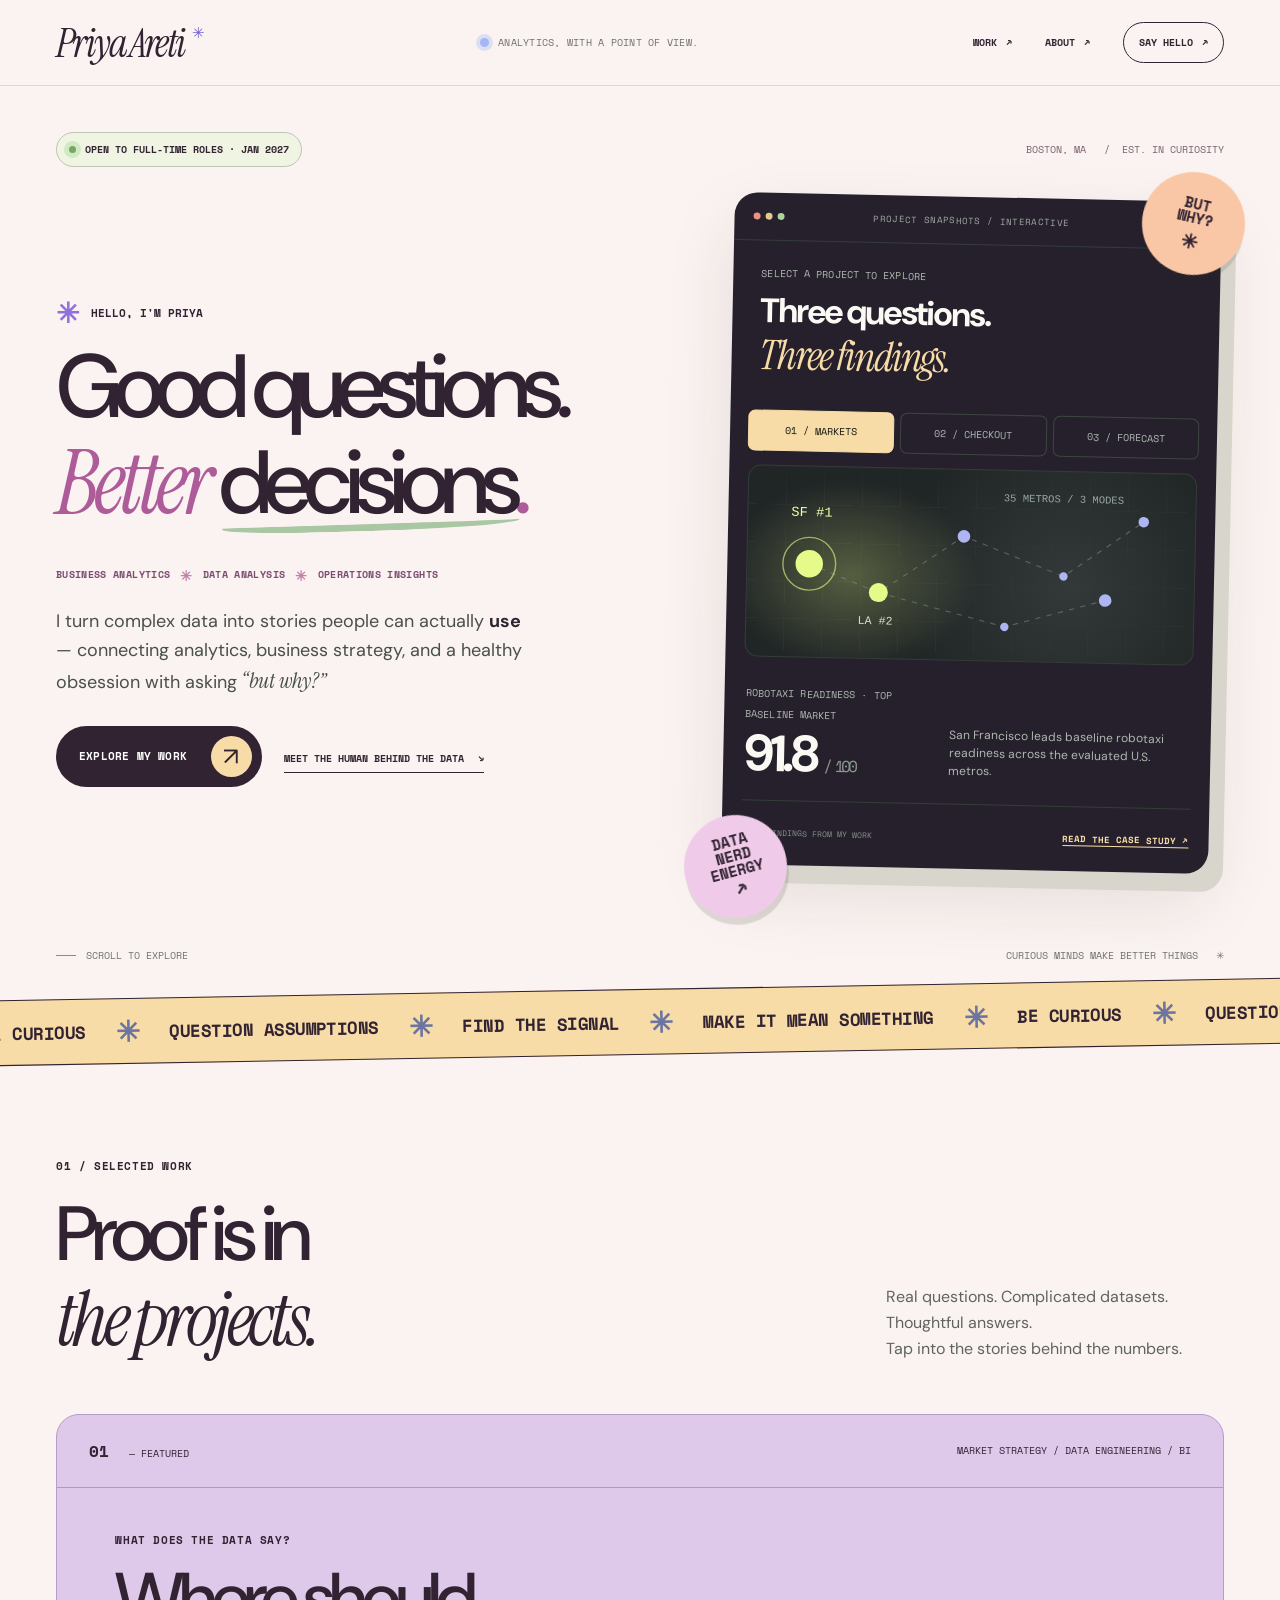
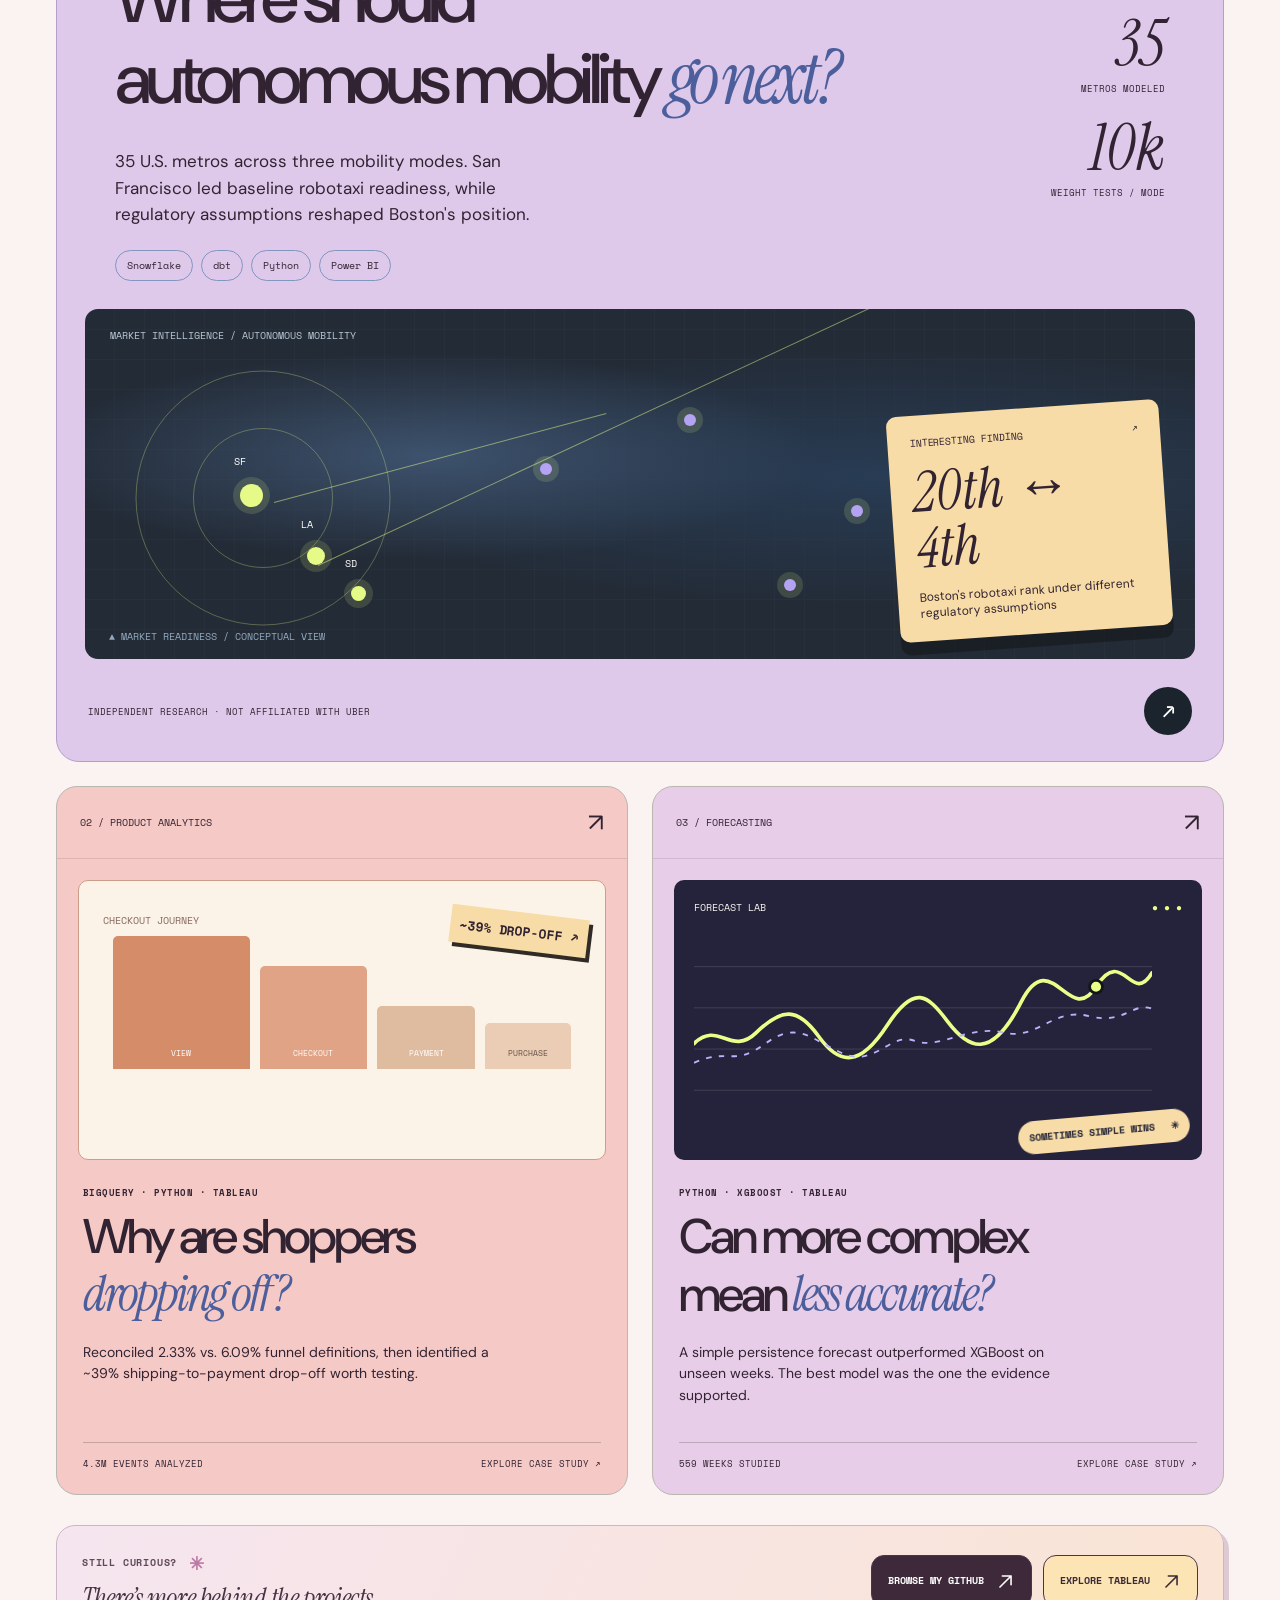
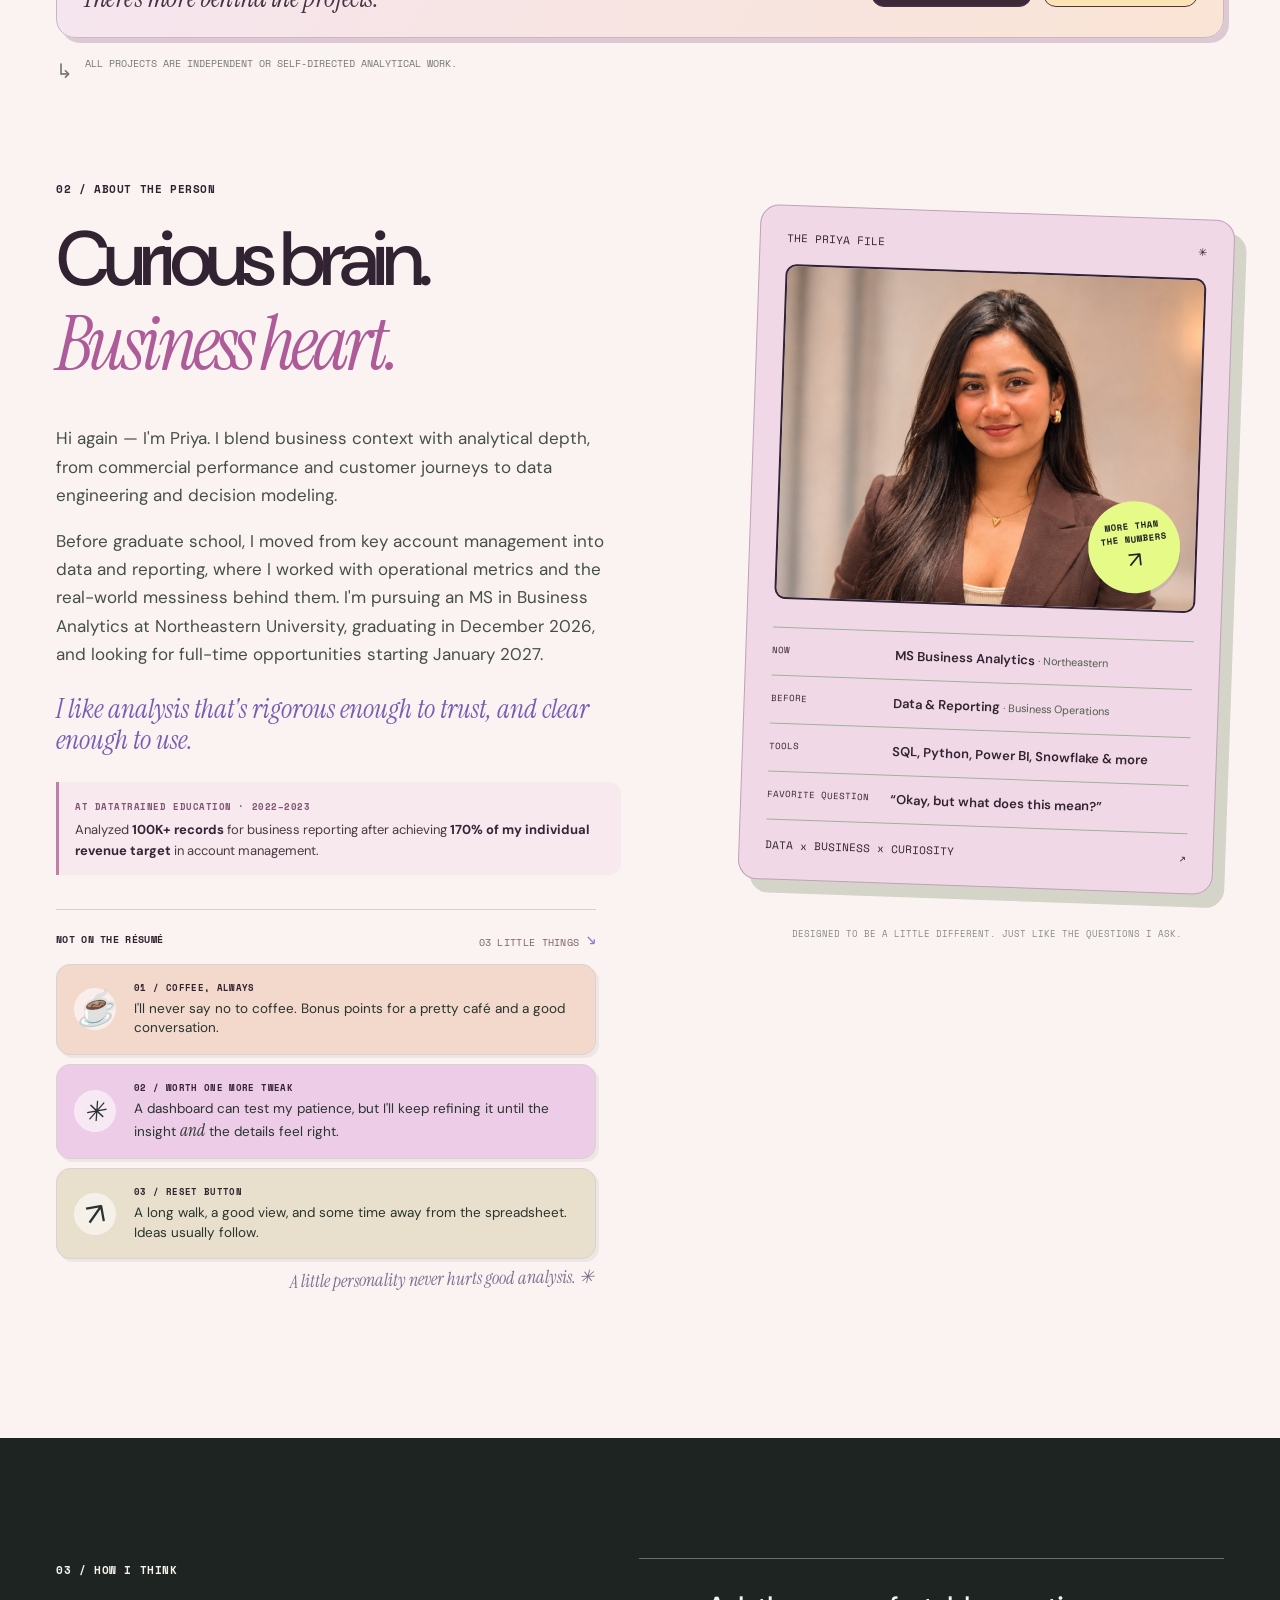
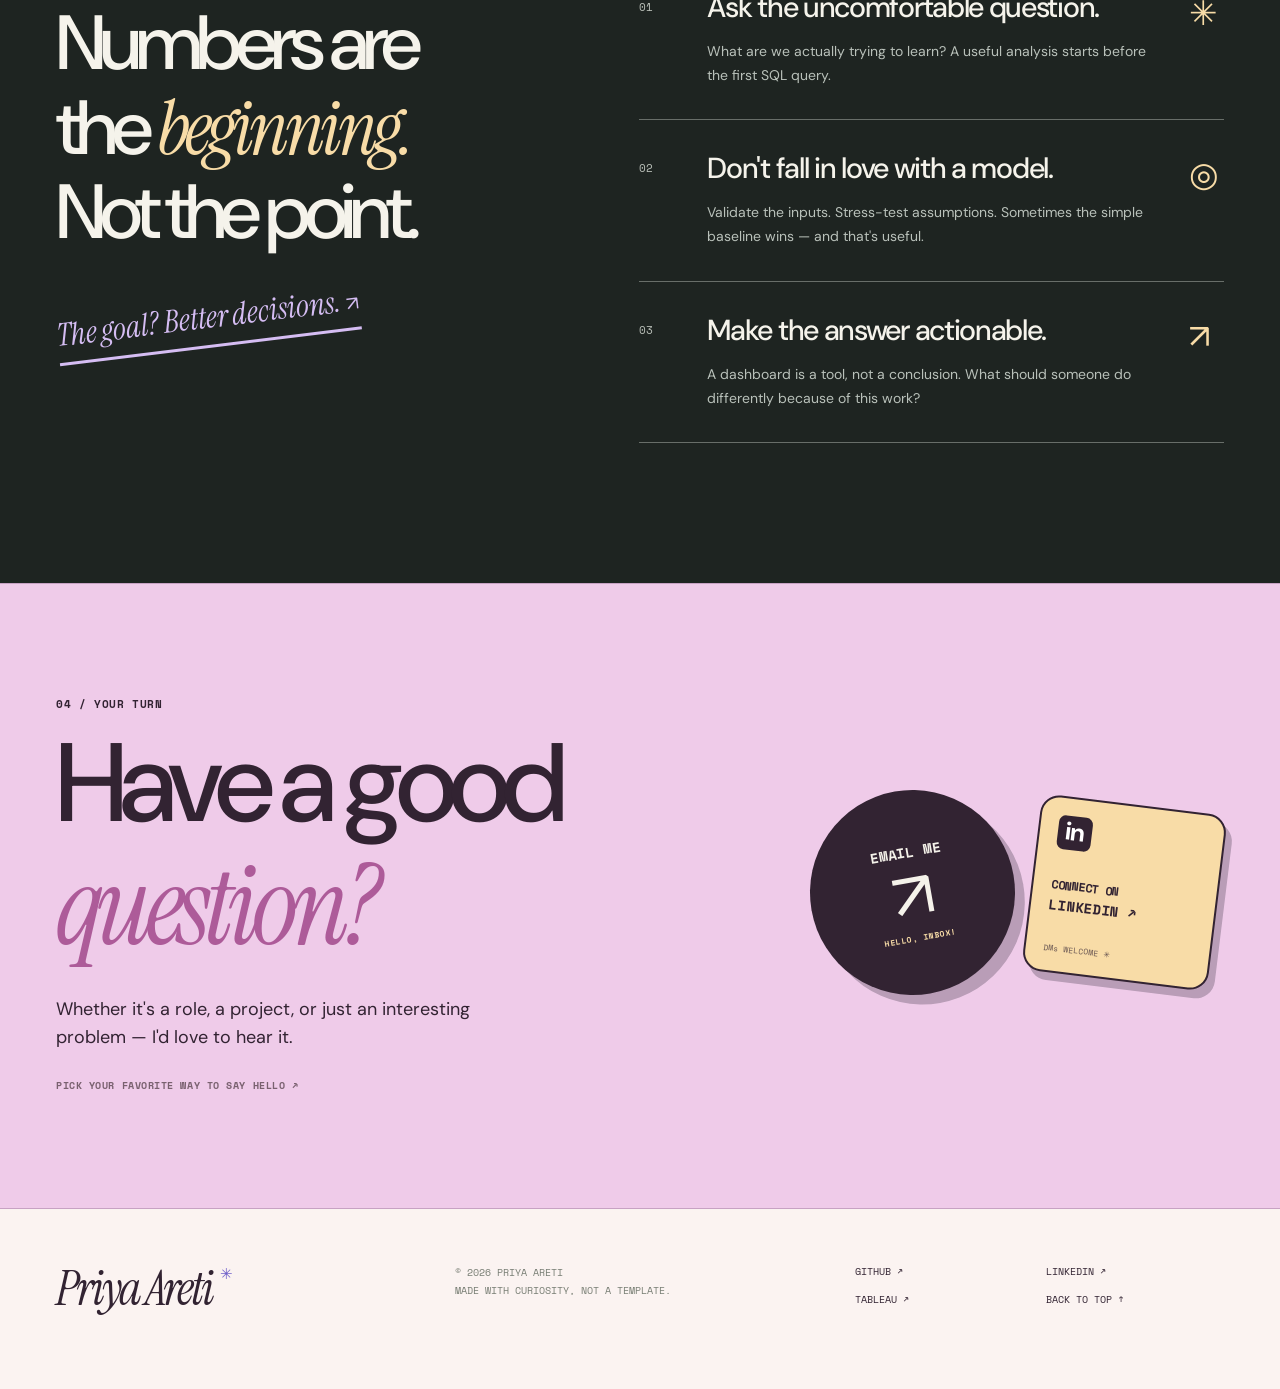
<file: index.html>
<!DOCTYPE html>
<html lang="en" data-theme="rose">
<head>
<meta charset="UTF-8"><meta name="viewport" content="width=device-width,initial-scale=1">
<meta name="theme-color" content="#fbf3f1">
<meta name="description" content="Priya Areti — Business analytics and data storytelling. I connect curious questions, rigorous analysis and useful decisions. Selected work in autonomous mobility, product analytics and forecasting.">
<link rel="canonical" href="https://priyaareti14.github.io/">
<meta property="og:type" content="website">
<meta property="og:site_name" content="Priya Areti">
<meta property="og:title" content="Priya Areti | Business Analytics Portfolio">
<meta property="og:description" content="Good questions. Better decisions. Explore my business analytics projects, findings, and the person behind the data.">
<meta property="og:url" content="https://priyaareti14.github.io/">
<meta property="og:image" content="https://priyaareti14.github.io/portfolio-social-preview.png">
<meta property="og:image:width" content="1200">
<meta property="og:image:height" content="627">
<meta property="og:image:alt" content="Priya Areti in her brown blazer, alongside the Curious brain. Business heart. section of her portfolio">
<meta name="twitter:card" content="summary_large_image">
<meta name="twitter:title" content="Priya Areti | Business Analytics Portfolio">
<meta name="twitter:description" content="Good questions. Better decisions. Business analytics, market strategy, customer behavior, and forecasting.">
<meta name="twitter:image" content="https://priyaareti14.github.io/portfolio-social-preview.png">
<title>Priya Areti — Analytics, with a point of view.</title>
<link rel="icon" href="favicon.svg" type="image/svg+xml">
<link rel="preconnect" href="https://fonts.googleapis.com"><link rel="preconnect" href="https://fonts.gstatic.com" crossorigin>
<link href="https://fonts.googleapis.com/css2?family=DM+Sans:wght@400;500;600;700&family=Instrument+Serif:ital@0;1&family=Space+Mono:wght@400;700&display=swap" rel="stylesheet">
<link rel="stylesheet" href="styles.css?v=20261103-mobile-fix2">
<script src="script.js" defer></script>
<style>

/* Portfolio CTA display repair — embedded to work even with an older cached stylesheet. */
.work-section { padding-bottom: 34px !important; }
.about-section { padding-top: 58px !important; }
.work-more-actions { align-items: center; }
.work-more-link {
  flex: 0 0 auto !important;
  display: inline-flex !important;
  align-items: center !important;
  justify-content: space-between !important;
  height: 52px !important;
  min-height: 52px !important;
  max-height: 52px !important;
  padding: 12px 16px !important;
  gap: 12px !important;
  font-size: 10px !important;
  line-height: 1.2 !important;
  box-sizing: border-box !important;
}
.work-more-arrow {
  width: 19px !important;
  height: 19px !important;
  min-width: 19px !important;
  max-width: 19px !important;
  flex: 0 0 19px !important;
  display: block !important;
  fill: none !important;
  stroke: currentColor !important;
}
.work-more-arrow path { fill: none !important; stroke: currentColor !important; }
.work-more + .work-footnote { margin-top: 18px !important; }
@media (max-width: 900px) {
  .work-more { flex-direction: column; align-items: stretch; gap: 13px; }
  .work-more-actions { display: flex; flex-direction: row; flex-wrap: wrap; gap: 10px; justify-content: flex-start; }
  .work-more-link { flex: 0 0 auto !important; }
}
@media (max-width: 600px) {
  .work-section { padding-bottom: 14px !important; }
  .about-section { padding-top: 30px !important; }
  .work-more { padding: 17px !important; gap: 13px !important; }
  .work-more-copy p { font-size: 23px !important; line-height: 1.2 !important; }
  .work-more-actions { display: flex !important; flex-direction: column !important; align-items: stretch !important; gap: 9px !important; }
  .work-more-link { flex: 0 0 52px !important; width: 100% !important; height: 52px !important; min-height: 52px !important; max-height: 52px !important; }
  .work-more-arrow { width: 19px !important; height: 19px !important; }
}
</style>
</head>
<body data-page="home">
<div class="reading-progress" aria-hidden="true"></div>
<div class="preloader" aria-hidden="true"><span>Priya Areti<span class="loader-dot">✳</span></span><p>Building the bigger picture…</p></div>
<header class="site-header" id="top">
  <a class="brand" href="index.html" aria-label="Priya Areti homepage">Priya Areti<span class="brand-dot">✳</span></a>
  <div class="header-mid"><span class="little-orb" aria-hidden="true"></span> ANALYTICS, WITH A POINT OF VIEW.</div>
  <nav class="desktop-nav" aria-label="Main navigation"><a href="#work">WORK <span>↗</span></a><a href="#about">ABOUT <span>↗</span></a><a class="nav-contact" href="#contact">SAY HELLO <span>↗</span></a></nav>
  <button class="menu-toggle" aria-label="Open menu" aria-expanded="false" aria-controls="mobile-nav"><span></span><span></span></button>
</header>
<nav class="mobile-nav" id="mobile-nav" aria-label="Mobile navigation"><a href="#work">Work <span>↗</span></a><a href="#about">About <span>↗</span></a><a href="#contact">Say hello <span>↗</span></a></nav>
<main>
<section class="hero container" aria-labelledby="hero-title">
 <div class="hero-kicker reveal"><span class="status-pill"><span class="pulse-dot"></span> OPEN TO FULL-TIME ROLES · JAN 2027</span><span class="hero-number">BOSTON, MA&nbsp;&nbsp; / &nbsp;EST. IN CURIOSITY</span></div>
 <div class="hero-grid">
  <div class="hero-left">
   <div class="hero-accent reveal"><span class="asterisk">✳</span><span>HELLO, I'M PRIYA</span></div>
   <h1 id="hero-title" class="hero-title reveal">Good questions.<br><em>Better</em> <span class="decision-wrap">decisions<span class="underline-scribble" aria-hidden="true"></span></span><span class="title-period">.</span></h1>
   <p class="hero-role-line reveal">BUSINESS ANALYTICS <span aria-hidden="true">✳</span> DATA ANALYSIS <span aria-hidden="true">✳</span> OPERATIONS INSIGHTS</p>
    <p class="hero-description reveal">I turn complex data into stories people can actually <strong>use</strong> — connecting analytics, business strategy, and a healthy obsession with asking <em>“but why?”</em></p>
   <div class="hero-actions reveal"><a class="button button-dark magnetic" href="#work">EXPLORE MY WORK <span class="button-icon">↗</span></a><a class="text-link" href="#about">MEET THE HUMAN BEHIND THE DATA <span>↘</span></a></div>
  </div>
  <div class="hero-right reveal">
   <div class="floating-sticker sticker-1" aria-hidden="true">BUT<br>WHY? <span>✳</span></div>
   <div class="interactive-studio" id="insight-studio" aria-label="Interactive insight explorer">
      <div class="studio-top"><div class="studio-lights"><i></i><i></i><i></i></div><span>PROJECT SNAPSHOTS / INTERACTIVE</span><span>↗ 01/03</span></div>
      <div class="studio-header"><div class="studio-label">SELECT A PROJECT TO EXPLORE</div><h2>Three questions.<br><em>Three findings.</em></h2></div>
      <div class="studio-tabs" role="tablist" aria-label="Explore project insights">
        <button class="studio-tab is-active" role="tab" aria-selected="true" data-lens="markets">01 / MARKETS</button>
        <button class="studio-tab" role="tab" aria-selected="false" data-lens="behavior">02 / CHECKOUT</button>
        <button class="studio-tab" role="tab" aria-selected="false" data-lens="forecast">03 / FORECAST</button>
      </div>
      <div class="studio-graphic" id="studio-graphic" aria-live="polite"></div>
      <div class="studio-result"><div><span class="studio-eyebrow" id="studio-eyebrow">ROBOTAXI READINESS · TOP MARKET</span><strong id="studio-stat">91.8 <small>/ 100</small></strong></div><p id="studio-insight">San Francisco leads the baseline robotaxi ranking among evaluated U.S. metros.</p></div>
      <div class="studio-bottom"><span>REAL FINDINGS FROM MY WORK</span><a id="studio-case-link" class="studio-case-link" href="mobility.html" aria-label="Read the full case study about autonomous mobility">READ THE CASE STUDY ↗</a></div>
   </div>
   <div class="floating-sticker sticker-2" aria-hidden="true">DATA<br>NERD<br>ENERGY <span>↗</span></div>
  </div>
 </div>
 <div class="hero-bottom"><span class="vertical-line"></span><span>SCROLL TO EXPLORE</span><span class="hero-bottom-right">CURIOUS MINDS MAKE BETTER THINGS &nbsp; ✳</span></div>
</section>
<div class="ticker" aria-hidden="true"><div class="ticker-track">BE CURIOUS <span>✳</span> QUESTION ASSUMPTIONS <span>✳</span> FIND THE SIGNAL <span>✳</span> MAKE IT MEAN SOMETHING <span>✳</span> BE CURIOUS <span>✳</span> QUESTION ASSUMPTIONS <span>✳</span> FIND THE SIGNAL <span>✳</span> MAKE IT MEAN SOMETHING <span>✳</span></div></div>
<section id="work" class="work-section container">
 <div class="section-heading reveal"><div><span class="eyebrow">01 / SELECTED WORK</span><h2>Proof is in<br><em>the projects.</em></h2></div><p>Real questions. Complicated datasets. Thoughtful answers.<br>Tap into the stories behind the numbers.</p></div>
 <a href="mobility.html" class="feature-project reveal" aria-label="View Autonomous Mobility Network Expansion Strategy case study">
   <div class="feature-top"><span class="project-numeral">01 <span>— FEATURED</span></span><span class="project-type">MARKET STRATEGY / DATA ENGINEERING / BI</span></div>
   <div class="feature-copy"><div><div class="project-label">WHAT DOES THE DATA SAY?</div><h3>Where should<br>autonomous mobility <em>go next?</em></h3><p>35 U.S. metros across three mobility modes. San Francisco led baseline robotaxi readiness, while regulatory assumptions reshaped Boston's position.</p><div class="project-tags"><span>Snowflake</span><span>dbt</span><span>Python</span><span>Power BI</span></div></div><div class="feature-stats"><div><strong>35</strong><span>METROS MODELED</span></div><div><strong>10k</strong><span>WEIGHT TESTS / MODE</span></div></div></div>
   <div class="feature-art"><div class="visual-map"><div class="map-dot dot-a"><span>SF</span></div><div class="map-dot dot-b"><span>LA</span></div><div class="map-dot dot-c"><span>SD</span></div><div class="map-dot dot-d"></div><div class="map-dot dot-e"></div><div class="map-dot dot-f"></div><div class="map-dot dot-g"></div><div class="map-dot dot-h"></div><div class="map-orbit orbit-a"></div><div class="map-orbit orbit-b"></div><div class="map-line line-a"></div><div class="map-line line-b"></div><div class="map-crosshair">+</div><div class="map-legend">▲ MARKET READINESS / CONCEPTUAL VIEW</div></div><div class="feature-floating"><div class="feature-floating-label">INTERESTING FINDING <span>↗</span></div><strong>20th ↔ 4th</strong><span>Boston's robotaxi rank under different regulatory assumptions</span></div></div>
   <div class="feature-bottom"><span>INDEPENDENT RESEARCH · NOT AFFILIATED WITH UBER</span><span class="round-arrow" aria-hidden="true">↗</span></div>
 </a>
 <div class="project-duo">
  <a href="ecommerce.html" class="project-tile ecommerce-tile reveal"><div class="tile-head"><span>02 / PRODUCT ANALYTICS</span><span class="tile-go">↗</span></div><div class="ecommerce-visual"><span class="vis-mini-tag">CHECKOUT JOURNEY</span><div class="funnel-art"><div class="funnel-stage stage-1"><span>VIEW</span></div><div class="funnel-stage stage-2"><span>CHECKOUT</span></div><div class="funnel-stage stage-3"><span>PAYMENT</span></div><div class="funnel-stage stage-4"><span>PURCHASE</span></div></div><span class="funnel-callout">~39% DROP-OFF ↗</span></div><div class="tile-copy"><span class="tile-mini">BIGQUERY · PYTHON · TABLEAU</span><h3>Why are shoppers<br><em>dropping off?</em></h3><p>Reconciled 2.33% vs. 6.09% funnel definitions, then identified a ~39% shipping-to-payment drop-off worth testing.</p><div class="tile-footer"><span>4.3M EVENTS ANALYZED</span><span>EXPLORE CASE STUDY ↗</span></div></div></a>
  <a href="wti.html" class="project-tile wti-tile reveal"><div class="tile-head"><span>03 / FORECASTING</span><span class="tile-go">↗</span></div><div class="wti-visual"><div class="wti-chart-header">FORECAST LAB <span>● ● ●</span></div><svg viewBox="0 0 500 190" class="wti-chart" role="img" aria-label="Illustrative trend visualization"><path d="M0 40H500M0 85H500M0 130H500M0 175H500" stroke="rgba(255,255,255,.14)" stroke-width="1"/><path d="M0 124 C27 98 40 139 68 112 S113 84 136 116 S181 150 211 104 S255 71 277 100 S324 144 357 79 S410 108 439 62 S478 84 500 47" fill="none" stroke="#e8ff8a" stroke-width="4" stroke-linecap="round"/><path d="M0 145 C39 128 42 150 78 124 S128 120 163 135 S214 111 241 121 S301 103 338 112 S392 84 431 94 S479 78 500 86" fill="none" stroke="#b9b3f9" stroke-width="2" stroke-dasharray="6 8"/><circle cx="439" cy="62" r="7" fill="#e8ff8a" stroke="#141518" stroke-width="3"/></svg><div class="wti-chip">SOMETIMES SIMPLE WINS <span>✳</span></div></div><div class="tile-copy"><span class="tile-mini">PYTHON · XGBOOST · TABLEAU</span><h3>Can more complex<br>mean <em>less accurate?</em></h3><p>A simple persistence forecast outperformed XGBoost on unseen weeks. The best model was the one the evidence supported.</p><div class="tile-footer"><span>559 WEEKS STUDIED</span><span>EXPLORE CASE STUDY ↗</span></div></div></a>
 </div>
 <div class="work-more reveal" aria-label="More ways to explore my work">
    <div class="work-more-copy"><span class="work-more-kicker">STILL CURIOUS? <span aria-hidden="true">✳</span></span><p>There’s more behind the projects.</p></div>
    <div class="work-more-actions">
      <a class="work-more-link work-more-github" href="https://github.com/priyaareti14" target="_blank" rel="noopener noreferrer">BROWSE MY GITHUB <svg class="work-more-arrow" width="19" height="19" viewBox="0 0 24 24" fill="none" stroke="currentColor" stroke-width="2" stroke-linecap="round" stroke-linejoin="round" style="display:block;width:19px;height:19px;min-width:19px;max-width:19px;flex:none;fill:none;stroke:currentColor" aria-hidden="true" focusable="false"><path d="M5 19L19 5M8 5h11v11" fill="none" stroke="currentColor"/></svg></a>
      <a class="work-more-link work-more-tableau" href="https://public.tableau.com/app/profile/priya.areti/vizzes" target="_blank" rel="noopener noreferrer">EXPLORE TABLEAU <svg class="work-more-arrow" width="19" height="19" viewBox="0 0 24 24" fill="none" stroke="currentColor" stroke-width="2" stroke-linecap="round" stroke-linejoin="round" style="display:block;width:19px;height:19px;min-width:19px;max-width:19px;flex:none;fill:none;stroke:currentColor" aria-hidden="true" focusable="false"><path d="M5 19L19 5M8 5h11v11" fill="none" stroke="currentColor"/></svg></a>
    </div>
  </div>
  <div class="work-footnote reveal"><span>↳</span> ALL PROJECTS ARE INDEPENDENT OR SELF-DIRECTED ANALYTICAL WORK.</div>
</section>
<section class="about-section container" id="about"><div class="about-left reveal"><span class="eyebrow">02 / ABOUT THE PERSON</span><h2>Curious brain.<br><em>Business heart.</em></h2><p>Hi again — I'm Priya. I blend business context with analytical depth, from commercial performance and customer journeys to data engineering and decision modeling.</p><p>Before graduate school, I moved from key account management into data and reporting, where I worked with operational metrics and the real-world messiness behind them. I'm pursuing an MS in Business Analytics at Northeastern University, graduating in December 2026, and looking for full-time opportunities starting January 2027.</p><p class="about-whisper">I like analysis that's rigorous enough to trust, and clear enough to use.</p><div class="career-proof" aria-label="Professional experience snapshot">
 <span class="career-proof-label">AT DATATRAINED EDUCATION · 2022–2023</span>
 <p>Analyzed <strong>100K+ records</strong> for business reporting after achieving <strong>170% of my individual revenue target</strong> in account management.</p>
 </div>
  <div class="little-things reveal" aria-label="Three little things about Priya">
    <div class="little-things-head"><span>NOT ON THE RÉSUMÉ</span><span>03 LITTLE THINGS <span aria-hidden="true">↘</span></span></div>
    <div class="little-things-list">
      <div class="little-thing little-coffee"><span class="little-thing-icon" aria-hidden="true">☕</span><div><span class="little-thing-num">01 / COFFEE, ALWAYS</span><p>I'll never say no to coffee. Bonus points for a pretty café and a good conversation.</p></div></div>
      <div class="little-thing little-font"><span class="little-thing-icon" aria-hidden="true">✳</span><div><span class="little-thing-num">02 / WORTH ONE MORE TWEAK</span><p>A dashboard can test my patience, but I'll keep refining it until the insight <em>and</em> the details feel right.</p></div></div>
      <div class="little-thing little-walk"><span class="little-thing-icon" aria-hidden="true">↗</span><div><span class="little-thing-num">03 / RESET BUTTON</span><p>A long walk, a good view, and some time away from the spreadsheet. Ideas usually follow.</p></div></div>
    </div>
    <span class="little-things-scribble">A little personality never hurts good analysis. ✳</span>
  </div>
  </div><div class="about-right reveal"><div class="about-card"><div class="about-card-top"><span>THE PRIYA FILE</span><span>✳</span></div><div class="about-card-portrait" aria-label="Portrait of Priya Areti">
    <img src="./priya-portrait.jpg?v=20261103" alt="Priya Areti smiling in a brown blazer" loading="lazy" onload="this.parentElement.classList.remove('is-placeholder')" onerror="if (!this.dataset.triedRaw) { this.dataset.triedRaw = '1'; this.src = 'https://raw.githubusercontent.com/priyaareti14/priyaareti14.github.io/main/priya-portrait.jpg'; } else { this.parentElement.classList.add('is-placeholder'); }" />
    <div class="portrait-fallback" aria-hidden="true"><span class="portrait-flower">✳</span><span class="portrait-name">Priya<br><em>Areti.</em></span><span class="portrait-caption">THE PERSON BEHIND THE PROJECTS</span></div>
    <span class="portrait-sticker">MORE THAN<br>THE NUMBERS <i>↗</i></span>
  </div><div class="about-rows"><div><span>NOW</span><strong>MS Business Analytics <small>· Northeastern</small></strong></div><div><span>BEFORE</span><strong>Data & Reporting <small>· Business Operations</small></strong></div><div><span>TOOLS</span><strong>SQL, Python, Power BI, Snowflake & more</strong></div><div><span>FAVORITE QUESTION</span><strong>“Okay, but what does this mean?”</strong></div></div><div class="about-card-bottom">DATA x BUSINESS x CURIOSITY <span>↗</span></div></div><div class="about-tiny">DESIGNED TO BE A LITTLE DIFFERENT. JUST LIKE THE QUESTIONS I ASK.</div></div></section>
<section class="approach-section">
 <div class="container approach-grid"><div class="approach-intro reveal"><span class="eyebrow">03 / HOW I THINK</span><h2>Numbers are<br>the <em>beginning.</em><br>Not the point.</h2><div class="hand-note">The goal? Better decisions. <span>↗</span></div></div><div class="approach-items"><div class="approach-item reveal"><span class="approach-num">01</span><div><h3>Ask the uncomfortable question.</h3><p>What are we actually trying to learn? A useful analysis starts before the first SQL query.</p></div><span class="approach-icon">✳</span></div><div class="approach-item reveal"><span class="approach-num">02</span><div><h3>Don't fall in love with a model.</h3><p>Validate the inputs. Stress-test assumptions. Sometimes the simple baseline wins — and that's useful.</p></div><span class="approach-icon">◎</span></div><div class="approach-item reveal"><span class="approach-num">03</span><div><h3>Make the answer actionable.</h3><p>A dashboard is a tool, not a conclusion. What should someone do differently because of this work?</p></div><span class="approach-icon">↗</span></div></div></div>
</section>
<section class="cta-section" id="contact">
  <div class="container cta-inner reveal">
    <div class="cta-copy">
      <span class="eyebrow">04 / YOUR TURN</span>
      <h2>Have a good<br><em>question?</em></h2>
      <p>Whether it's a role, a project, or just an interesting problem — I'd love to hear it.</p>
      <span class="cta-invite">PICK YOUR FAVORITE WAY TO SAY HELLO ↗</span>
    </div>
    <div class="cta-choices" aria-label="Ways to connect with Priya">
      <a href="mailto:priyaareti@gmail.com?subject=Hello%20Priya%20%E2%80%94%20let%27s%20connect" class="cta-circle cta-email magnetic" aria-label="Email Priya at priyaareti@gmail.com">
        <span>EMAIL ME</span><strong>↗</strong><small>HELLO, INBOX!</small>
      </a>
      <a href="https://www.linkedin.com/in/priyaareti/" target="_blank" rel="noopener noreferrer" class="cta-linkedin magnetic" aria-label="Connect with Priya on LinkedIn (opens in new tab)">
        <span class="cta-linkedin-symbol" aria-hidden="true">in</span>
        <span class="cta-linkedin-label">CONNECT ON<br><b>LINKEDIN ↗</b></span>
        <span class="cta-linkedin-note">DMs WELCOME ✳</span>
      </a>
    </div>
  </div>
</section>
</main>
<footer class="footer container"><a class="footer-brand" href="#top">Priya Areti<span class="brand-dot">✳</span></a><div class="footer-center">© 2026 PRIYA ARETI<br>MADE WITH CURIOSITY, NOT A TEMPLATE.</div><div class="footer-links"><a href="https://github.com/priyaareti14" target="_blank" rel="noopener noreferrer">GITHUB ↗</a><a href="https://www.linkedin.com/in/priyaareti/" target="_blank" rel="noopener noreferrer">LINKEDIN ↗</a><a href="https://public.tableau.com/app/profile/priya.areti/vizzes" target="_blank" rel="noopener noreferrer">TABLEAU ↗</a><a href="#top">BACK TO TOP ↑</a></div></footer>
</body></html>
</file>
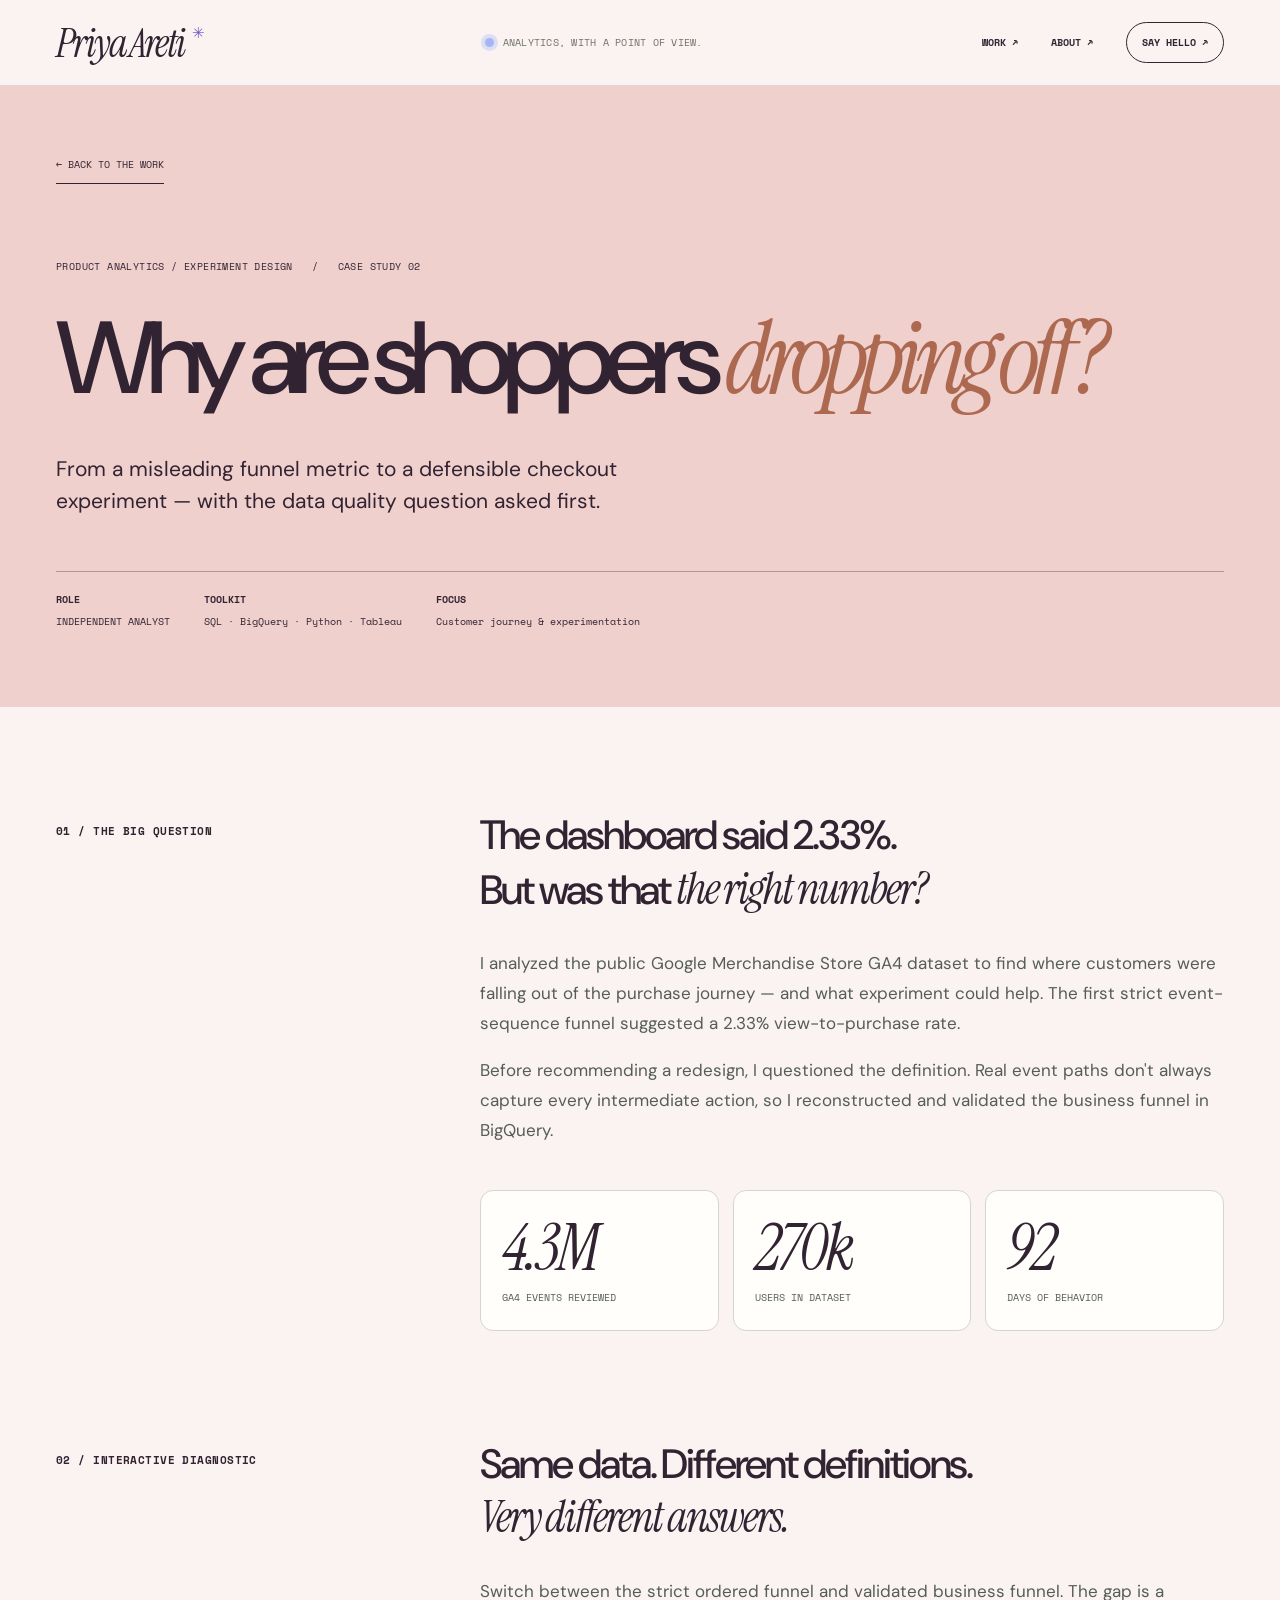
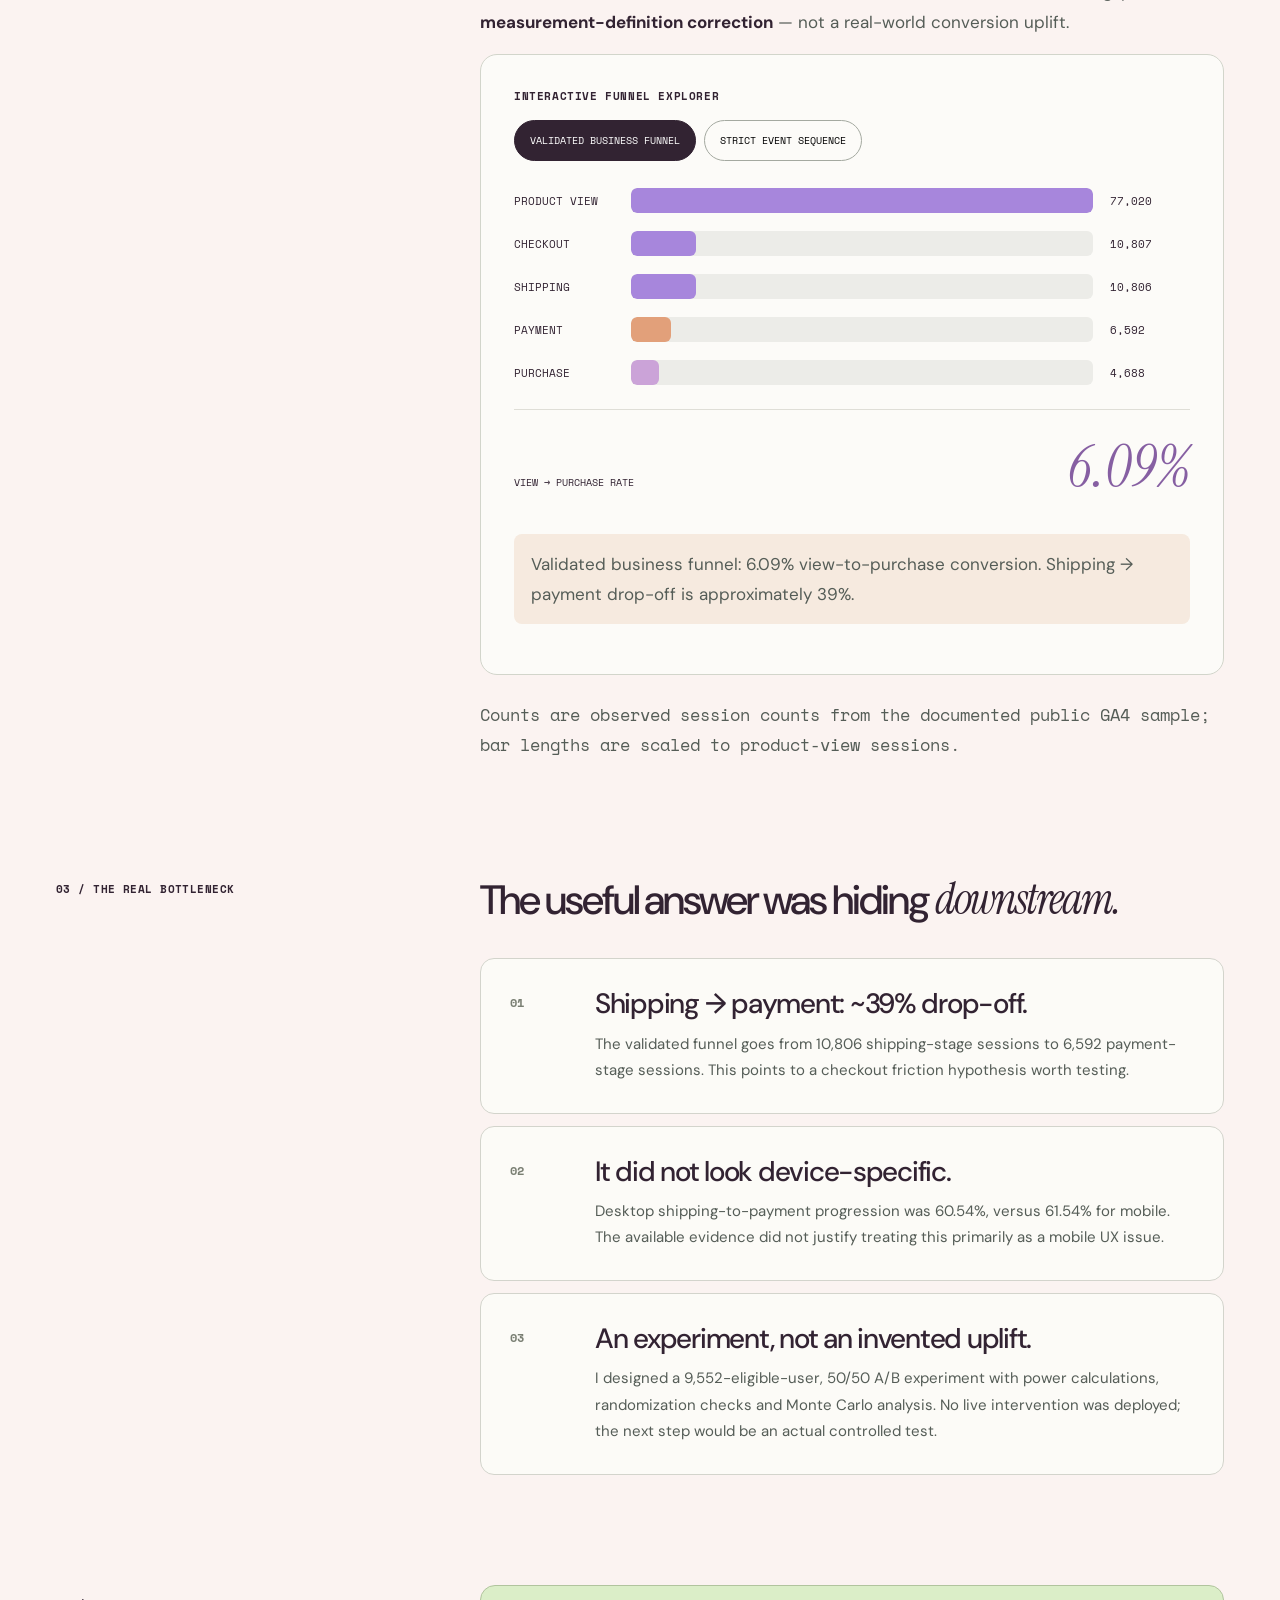
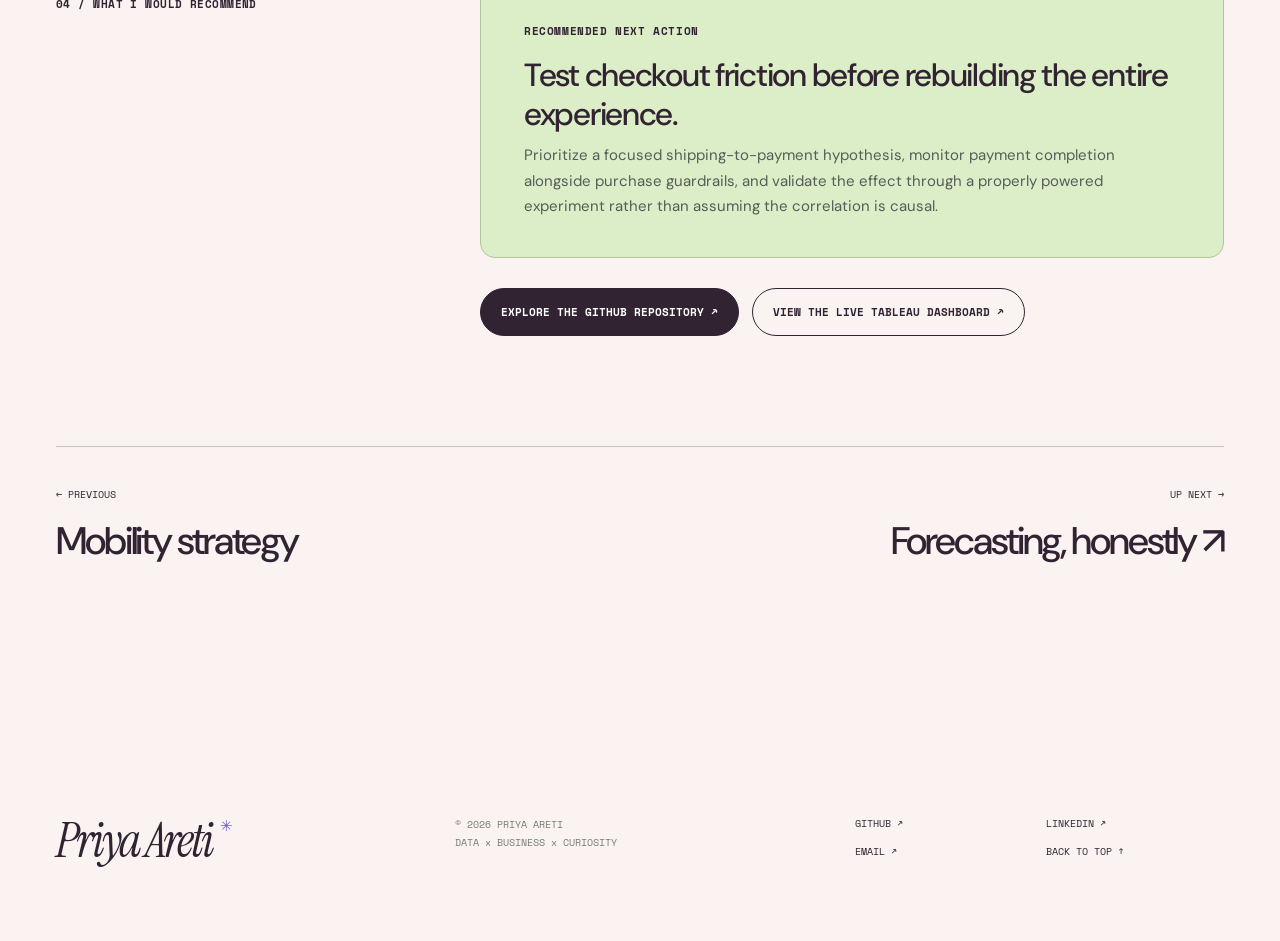
<file: ecommerce.html>
<!doctype html><html lang="en" data-theme="rose"><head><meta charset="UTF-8"><meta name="viewport" content="width=device-width,initial-scale=1"><meta name="theme-color" content="#fbf3f1"><meta name="description" content="A business-first analytics case study by Priya Areti."><title>E-commerce Conversion & Experimentation — Priya Areti</title><link rel="icon" href="favicon.svg" type="image/svg+xml"><link rel="preconnect" href="https://fonts.googleapis.com"><link rel="preconnect" href="https://fonts.gstatic.com" crossorigin><link href="https://fonts.googleapis.com/css2?family=DM+Sans:wght@400;500;600;700&family=Instrument+Serif:ital@0;1&family=Space+Mono:wght@400;700&display=swap" rel="stylesheet"><link rel="stylesheet" href="styles.css"><script defer src="script.js"></script></head><body class="case-body"><div class="reading-progress" aria-hidden="true"></div><header class="site-header" id="top"><a class="brand" href="index.html" aria-label="Priya Areti home">Priya Areti<span class="brand-dot">✳</span></a><div class="header-mid"><span class="little-orb"></span> ANALYTICS, WITH A POINT OF VIEW.</div><nav class="desktop-nav" aria-label="Main navigation"><a href="index.html#work">WORK ↗</a><a href="index.html#about">ABOUT ↗</a><a class="nav-contact" href="index.html#contact">SAY HELLO ↗</a></nav><button class="menu-toggle" aria-label="Open menu" aria-expanded="false" aria-controls="mobile-nav"><span></span><span></span></button></header><nav class="mobile-nav" id="mobile-nav"><a href="index.html#work">Work ↗</a><a href="index.html#about">About ↗</a><a href="index.html#contact">Say hello ↗</a></nav>
<section class="case-hero ecom-tone"><div class="container"><a href="index.html#work" class="case-back">← BACK TO THE WORK</a><p class="case-overline">PRODUCT ANALYTICS / EXPERIMENT DESIGN &nbsp; / &nbsp; CASE STUDY 02</p><h1 class="case-title">Why are shoppers <em>dropping off?</em></h1><p class="case-subtitle">From a misleading funnel metric to a defensible checkout experiment — with the data quality question asked first.</p><div class="case-meta"><span><b>ROLE</b> INDEPENDENT ANALYST</span><span><b>TOOLKIT</b> SQL · BigQuery · Python · Tableau</span><span><b>FOCUS</b> Customer journey & experimentation</span></div></div></section><main class="case-content container"><section class="case-grid"><div class="case-label reveal">01 / THE BIG QUESTION</div><div class="case-main reveal"><h2 class="case-lead">The dashboard said 2.33%.<br>But was that <em>the right number?</em></h2><p>I analyzed the public Google Merchandise Store GA4 dataset to find where customers were falling out of the purchase journey — and what experiment could help. The first strict event-sequence funnel suggested a 2.33% view-to-purchase rate.</p><p>Before recommending a redesign, I questioned the definition. Real event paths don't always capture every intermediate action, so I reconstructed and validated the business funnel in BigQuery.</p><div class="case-kpi-row"><div class="case-kpi"><strong>4.3M</strong><span>GA4 EVENTS REVIEWED</span></div><div class="case-kpi"><strong>270k</strong><span>USERS IN DATASET</span></div><div class="case-kpi"><strong>92</strong><span>DAYS OF BEHAVIOR</span></div></div></div></section><section class="case-grid"><div class="case-label reveal">02 / INTERACTIVE DIAGNOSTIC</div><div class="case-main reveal"><h2 class="case-lead">Same data. Different definitions.<br><em>Very different answers.</em></h2><p>Switch between the strict ordered funnel and validated business funnel. The gap is a <strong>measurement-definition correction</strong> — not a real-world conversion uplift.</p><div class="funnel-interactive"><div class="section-mini">INTERACTIVE FUNNEL EXPLORER</div><div class="switcher" role="group" aria-label="Switch funnel definition"><button class="funnel-toggle is-active" data-funnel="validated" aria-pressed="true">VALIDATED BUSINESS FUNNEL</button><button class="funnel-toggle" data-funnel="strict" aria-pressed="false">STRICT EVENT SEQUENCE</button></div><div id="funnel-rows"></div><div class="funnel-big-result"><span>VIEW → PURCHASE RATE</span><strong id="funnel-total">6.09%</strong></div><p class="funnel-message" id="funnel-message"></p></div><p class="image-note">Counts are observed session counts from the documented public GA4 sample; bar lengths are scaled to product-view sessions.</p></div></section><section class="case-grid"><div class="case-label reveal">03 / THE REAL BOTTLENECK</div><div class="case-main reveal"><h2 class="case-lead">The useful answer was hiding <em>downstream.</em></h2><div class="insight-list"><div class="insight-card"><span class="insight-idx">01</span><div><h3>Shipping → payment: ~39% drop-off.</h3><p>The validated funnel goes from 10,806 shipping-stage sessions to 6,592 payment-stage sessions. This points to a checkout friction hypothesis worth testing.</p></div></div><div class="insight-card"><span class="insight-idx">02</span><div><h3>It did not look device-specific.</h3><p>Desktop shipping-to-payment progression was 60.54%, versus 61.54% for mobile. The available evidence did not justify treating this primarily as a mobile UX issue.</p></div></div><div class="insight-card"><span class="insight-idx">03</span><div><h3>An experiment, not an invented uplift.</h3><p>I designed a 9,552-eligible-user, 50/50 A/B experiment with power calculations, randomization checks and Monte Carlo analysis. No live intervention was deployed; the next step would be an actual controlled test.</p></div></div></div></div></section><section class="case-grid"><div class="case-label reveal">04 / WHAT I WOULD RECOMMEND</div><div class="case-main reveal"><div class="decision-banner"><div class="section-mini">RECOMMENDED NEXT ACTION</div><h3>Test checkout friction before rebuilding the entire experience.</h3><p>Prioritize a focused shipping-to-payment hypothesis, monitor payment completion alongside purchase guardrails, and validate the effect through a properly powered experiment rather than assuming the correlation is causal.</p></div><div class="case-link-row"><a href="https://github.com/priyaareti14/ecommerce-conversion-experimentation" target="_blank" rel="noopener noreferrer">EXPLORE THE GITHUB REPOSITORY ↗</a><a href="https://public.tableau.com/app/profile/priya.areti/viz/E-commerceConversionDiagnosticExperimentationSystem/ExecutiveDashboard" target="_blank" rel="noopener noreferrer">VIEW THE LIVE TABLEAU DASHBOARD ↗</a></div></div></section><nav class="case-next" aria-label="More projects"><a href="mobility.html"><span>← PREVIOUS</span>Mobility strategy</a><a href="wti.html"><span>UP NEXT →</span>Forecasting, honestly ↗</a></nav></main><footer class="footer container"><a class="footer-brand" href="index.html">Priya Areti<span class="brand-dot">✳</span></a><div class="footer-center">© 2026 PRIYA ARETI<br>DATA x BUSINESS x CURIOSITY</div><div class="footer-links"><a href="https://github.com/priyaareti14" target="_blank" rel="noopener noreferrer">GITHUB ↗</a><a href="https://www.linkedin.com/in/priyaareti/" target="_blank" rel="noopener noreferrer">LINKEDIN ↗</a><a href="mailto:priyaareti@gmail.com">EMAIL ↗</a><a href="#top">BACK TO TOP ↑</a></div></footer></body></html>
</file>
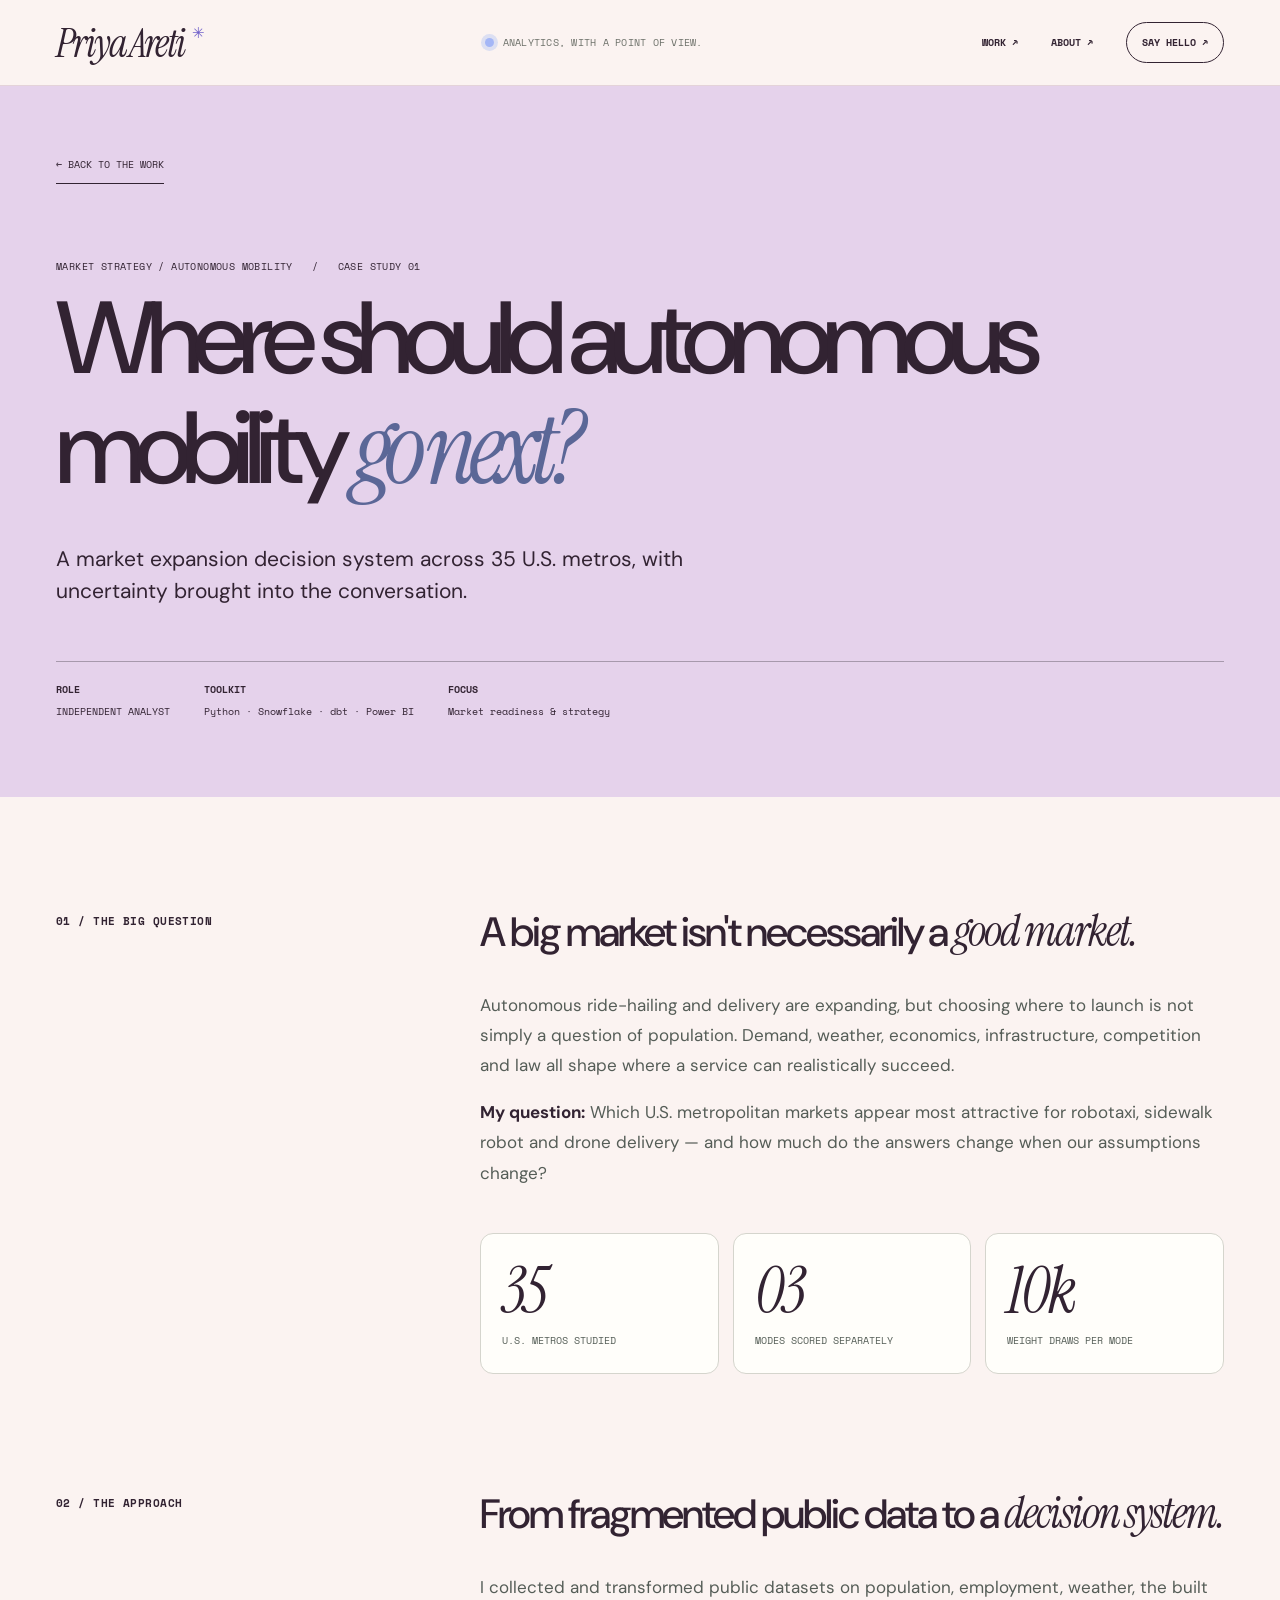
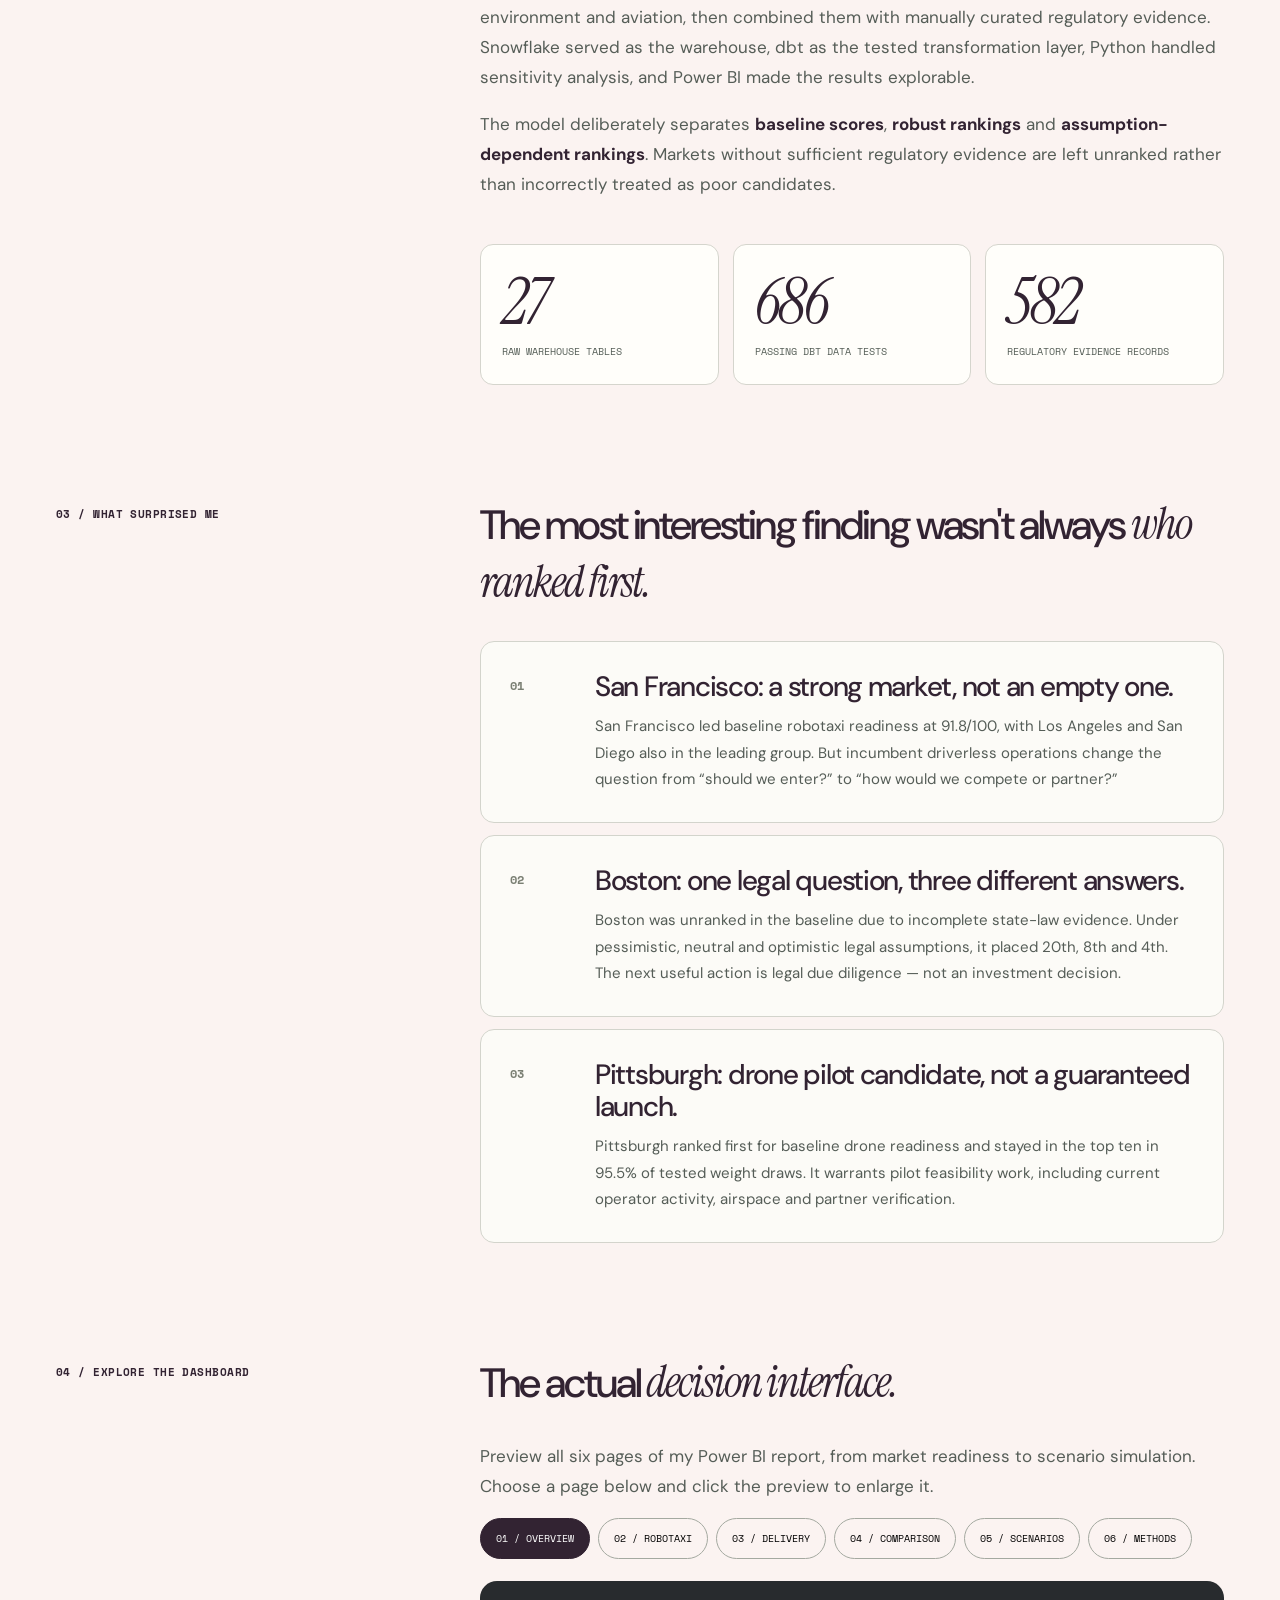
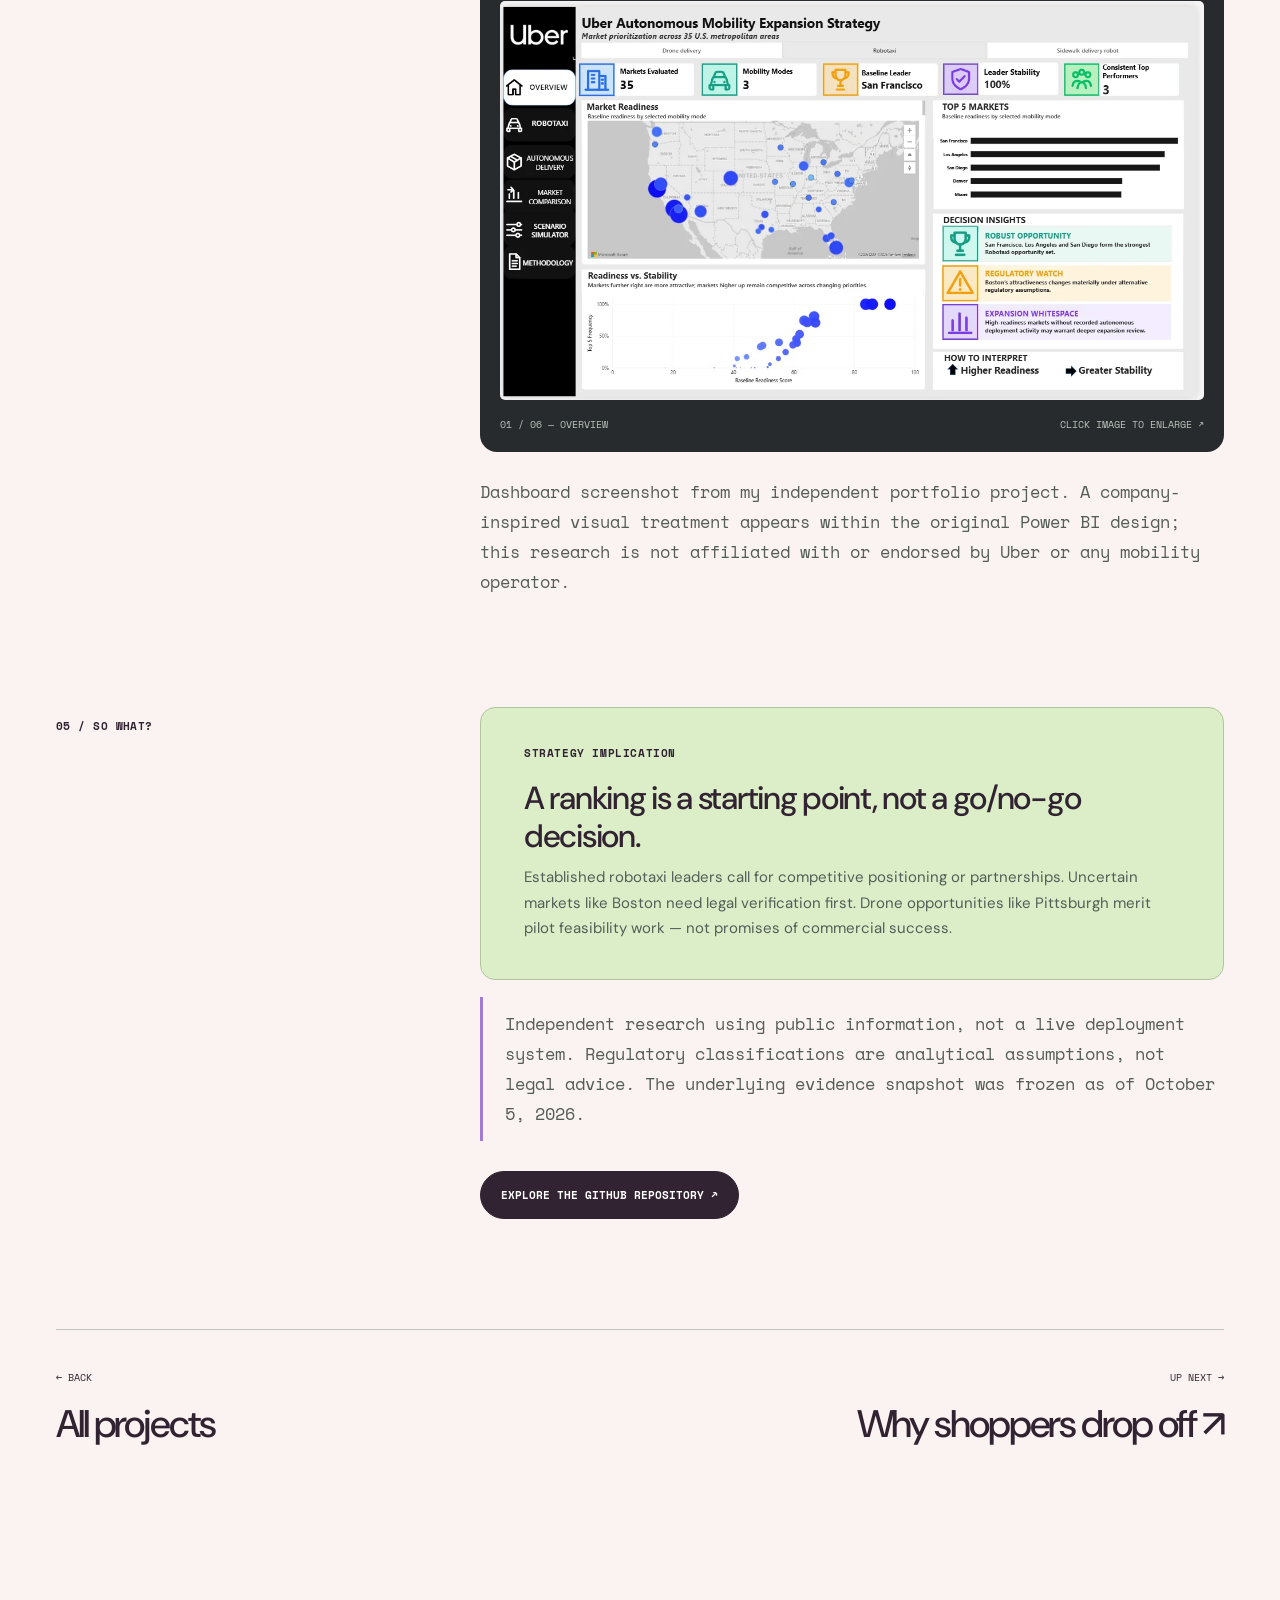
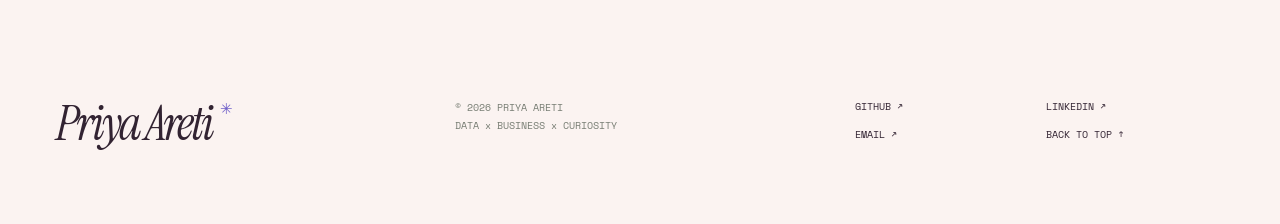
<file: mobility.html>
<!doctype html><html lang="en" data-theme="rose"><head><meta charset="UTF-8"><meta name="viewport" content="width=device-width,initial-scale=1"><meta name="theme-color" content="#fbf3f1"><meta name="description" content="A business-first analytics case study by Priya Areti."><title>Autonomous Mobility Market Strategy — Priya Areti</title><link rel="icon" href="favicon.svg" type="image/svg+xml"><link rel="preconnect" href="https://fonts.googleapis.com"><link rel="preconnect" href="https://fonts.gstatic.com" crossorigin><link href="https://fonts.googleapis.com/css2?family=DM+Sans:wght@400;500;600;700&family=Instrument+Serif:ital@0;1&family=Space+Mono:wght@400;700&display=swap" rel="stylesheet"><link rel="stylesheet" href="styles.css"><script defer src="config.js"></script><script defer src="script.js"></script></head><body class="case-body"><div class="reading-progress" aria-hidden="true"></div><header class="site-header" id="top"><a class="brand" href="index.html" aria-label="Priya Areti home">Priya Areti<span class="brand-dot">✳</span></a><div class="header-mid"><span class="little-orb"></span> ANALYTICS, WITH A POINT OF VIEW.</div><nav class="desktop-nav" aria-label="Main navigation"><a href="index.html#work">WORK ↗</a><a href="index.html#about">ABOUT ↗</a><a class="nav-contact" href="index.html#contact">SAY HELLO ↗</a></nav><button class="menu-toggle" aria-label="Open menu" aria-expanded="false" aria-controls="mobile-nav"><span></span><span></span></button></header><nav class="mobile-nav" id="mobile-nav"><a href="index.html#work">Work ↗</a><a href="index.html#about">About ↗</a><a href="index.html#contact">Say hello ↗</a></nav>
<section class="case-hero mobility-tone"><div class="container"><a href="index.html#work" class="case-back">← BACK TO THE WORK</a><p class="case-overline">MARKET STRATEGY / AUTONOMOUS MOBILITY &nbsp; / &nbsp; CASE STUDY 01</p><h1 class="case-title">Where should autonomous mobility <em>go next?</em></h1><p class="case-subtitle">A market expansion decision system across 35 U.S. metros, with uncertainty brought into the conversation.</p><div class="case-meta"><span><b>ROLE</b> INDEPENDENT ANALYST</span><span><b>TOOLKIT</b> Python · Snowflake · dbt · Power BI</span><span><b>FOCUS</b> Market readiness & strategy</span></div></div></section><main class="case-content container"><section class="case-grid"><div class="case-label reveal">01 / THE BIG QUESTION</div><div class="case-main reveal"><h2 class="case-lead">A big market isn't necessarily a <em>good market.</em></h2><p>Autonomous ride-hailing and delivery are expanding, but choosing where to launch is not simply a question of population. Demand, weather, economics, infrastructure, competition and law all shape where a service can realistically succeed.</p><p><strong>My question:</strong> Which U.S. metropolitan markets appear most attractive for robotaxi, sidewalk robot and drone delivery — and how much do the answers change when our assumptions change?</p><div class="case-kpi-row"><div class="case-kpi"><strong>35</strong><span>U.S. METROS STUDIED</span></div><div class="case-kpi"><strong>03</strong><span>MODES SCORED SEPARATELY</span></div><div class="case-kpi"><strong>10k</strong><span>WEIGHT DRAWS PER MODE</span></div></div></div></section><section class="case-grid"><div class="case-label reveal">02 / THE APPROACH</div><div class="case-main reveal"><h2 class="case-lead">From fragmented public data to a <em>decision system.</em></h2><p>I collected and transformed public datasets on population, employment, weather, the built environment and aviation, then combined them with manually curated regulatory evidence. Snowflake served as the warehouse, dbt as the tested transformation layer, Python handled sensitivity analysis, and Power BI made the results explorable.</p><p>The model deliberately separates <strong>baseline scores</strong>, <strong>robust rankings</strong> and <strong>assumption-dependent rankings</strong>. Markets without sufficient regulatory evidence are left unranked rather than incorrectly treated as poor candidates.</p><div class="case-kpi-row"><div class="case-kpi"><strong>27</strong><span>RAW WAREHOUSE TABLES</span></div><div class="case-kpi"><strong>686</strong><span>PASSING DBT DATA TESTS</span></div><div class="case-kpi"><strong>582</strong><span>REGULATORY EVIDENCE RECORDS</span></div></div></div></section><section class="case-grid"><div class="case-label reveal">03 / WHAT SURPRISED ME</div><div class="case-main reveal"><h2 class="case-lead">The most interesting finding wasn't always <em>who ranked first.</em></h2><div class="insight-list"><div class="insight-card"><span class="insight-idx">01</span><div><h3>San Francisco: a strong market, not an empty one.</h3><p>San Francisco led baseline robotaxi readiness at 91.8/100, with Los Angeles and San Diego also in the leading group. But incumbent driverless operations change the question from “should we enter?” to “how would we compete or partner?”</p></div></div><div class="insight-card"><span class="insight-idx">02</span><div><h3>Boston: one legal question, three different answers.</h3><p>Boston was unranked in the baseline due to incomplete state-law evidence. Under pessimistic, neutral and optimistic legal assumptions, it placed 20th, 8th and 4th. The next useful action is legal due diligence — not an investment decision.</p></div></div><div class="insight-card"><span class="insight-idx">03</span><div><h3>Pittsburgh: drone pilot candidate, not a guaranteed launch.</h3><p>Pittsburgh ranked first for baseline drone readiness and stayed in the top ten in 95.5% of tested weight draws. It warrants pilot feasibility work, including current operator activity, airspace and partner verification.</p></div></div></div></div></section><section class="case-grid"><div class="case-label reveal">04 / EXPLORE THE DASHBOARD</div><div class="case-main reveal"><h2 class="case-lead">The actual <em>decision interface.</em></h2><p>Preview all six pages of my Power BI report, from market readiness to scenario simulation. Choose a page below and click the preview to enlarge it.</p><div class="powerbi-live" id="powerbi-live" hidden>
  <div class="powerbi-live-head"><div><span class="section-mini">EXPLORE THE INTERACTIVE REPORT</span><h3>Now it’s your turn to test the assumptions.</h3><p>Switch modes, compare markets and explore regulatory scenarios in the live Power BI experience.</p></div><a id="powerbi-public-link" href="#" target="_blank" rel="noopener noreferrer">OPEN FULL REPORT ↗</a></div>
  <iframe id="powerbi-public-embed" title="Interactive Autonomous Mobility Power BI report" loading="lazy" allowfullscreen referrerpolicy="strict-origin-when-cross-origin"></iframe>
</div><div class="gallery-tabs" role="group" aria-label="Power BI screenshot pages"><button class="is-active" aria-pressed="true">01 / OVERVIEW</button><button aria-pressed="false">02 / ROBOTAXI</button><button aria-pressed="false">03 / DELIVERY</button><button aria-pressed="false">04 / COMPARISON</button><button aria-pressed="false">05 / SCENARIOS</button><button aria-pressed="false">06 / METHODS</button></div><div class="gallery-viewport"><button id="gallery-open" aria-label="Enlarge dashboard screenshot"><img id="gallery-image" alt="Power BI overview dashboard" src="01_overview.webp"></button><div class="gallery-foot"><span id="gallery-caption">01 / 06 — OVERVIEW</span><span>CLICK IMAGE TO ENLARGE ↗</span></div></div><dialog class="zoom-modal" id="zoom-dialog"><button type="button" id="zoom-close" aria-label="Close full-screen dashboard">CLOSE ×</button><img id="zoom-image" alt="Enlarged dashboard screenshot" src="01_overview.webp"></dialog><p class="image-note">Dashboard screenshot from my independent portfolio project. A company-inspired visual treatment appears within the original Power BI design; this research is not affiliated with or endorsed by Uber or any mobility operator.</p></div></section><section class="case-grid"><div class="case-label reveal">05 / SO WHAT?</div><div class="case-main reveal"><div class="decision-banner"><div class="section-mini">STRATEGY IMPLICATION</div><h3>A ranking is a starting point, not a go/no-go decision.</h3><p>Established robotaxi leaders call for competitive positioning or partnerships. Uncertain markets like Boston need legal verification first. Drone opportunities like Pittsburgh merit pilot feasibility work — not promises of commercial success.</p></div><p class="case-notice">Independent research using public information, not a live deployment system. Regulatory classifications are analytical assumptions, not legal advice. The underlying evidence snapshot was frozen as of October 5, 2026.</p><div class="case-link-row"><a href="https://github.com/priyaareti14/autonomous-mobility-expansion-strategy" target="_blank" rel="noopener noreferrer">EXPLORE THE GITHUB REPOSITORY ↗</a></div></div></section><nav class="case-next" aria-label="More projects"><a href="index.html#work"><span>← BACK</span>All projects</a><a href="ecommerce.html"><span>UP NEXT →</span>Why shoppers drop off ↗</a></nav></main><footer class="footer container"><a class="footer-brand" href="index.html">Priya Areti<span class="brand-dot">✳</span></a><div class="footer-center">© 2026 PRIYA ARETI<br>DATA x BUSINESS x CURIOSITY</div><div class="footer-links"><a href="https://github.com/priyaareti14" target="_blank" rel="noopener noreferrer">GITHUB ↗</a><a href="https://www.linkedin.com/in/priyaareti/" target="_blank" rel="noopener noreferrer">LINKEDIN ↗</a><a href="mailto:priyaareti@gmail.com">EMAIL ↗</a><a href="#top">BACK TO TOP ↑</a></div></footer></body></html>
</file>
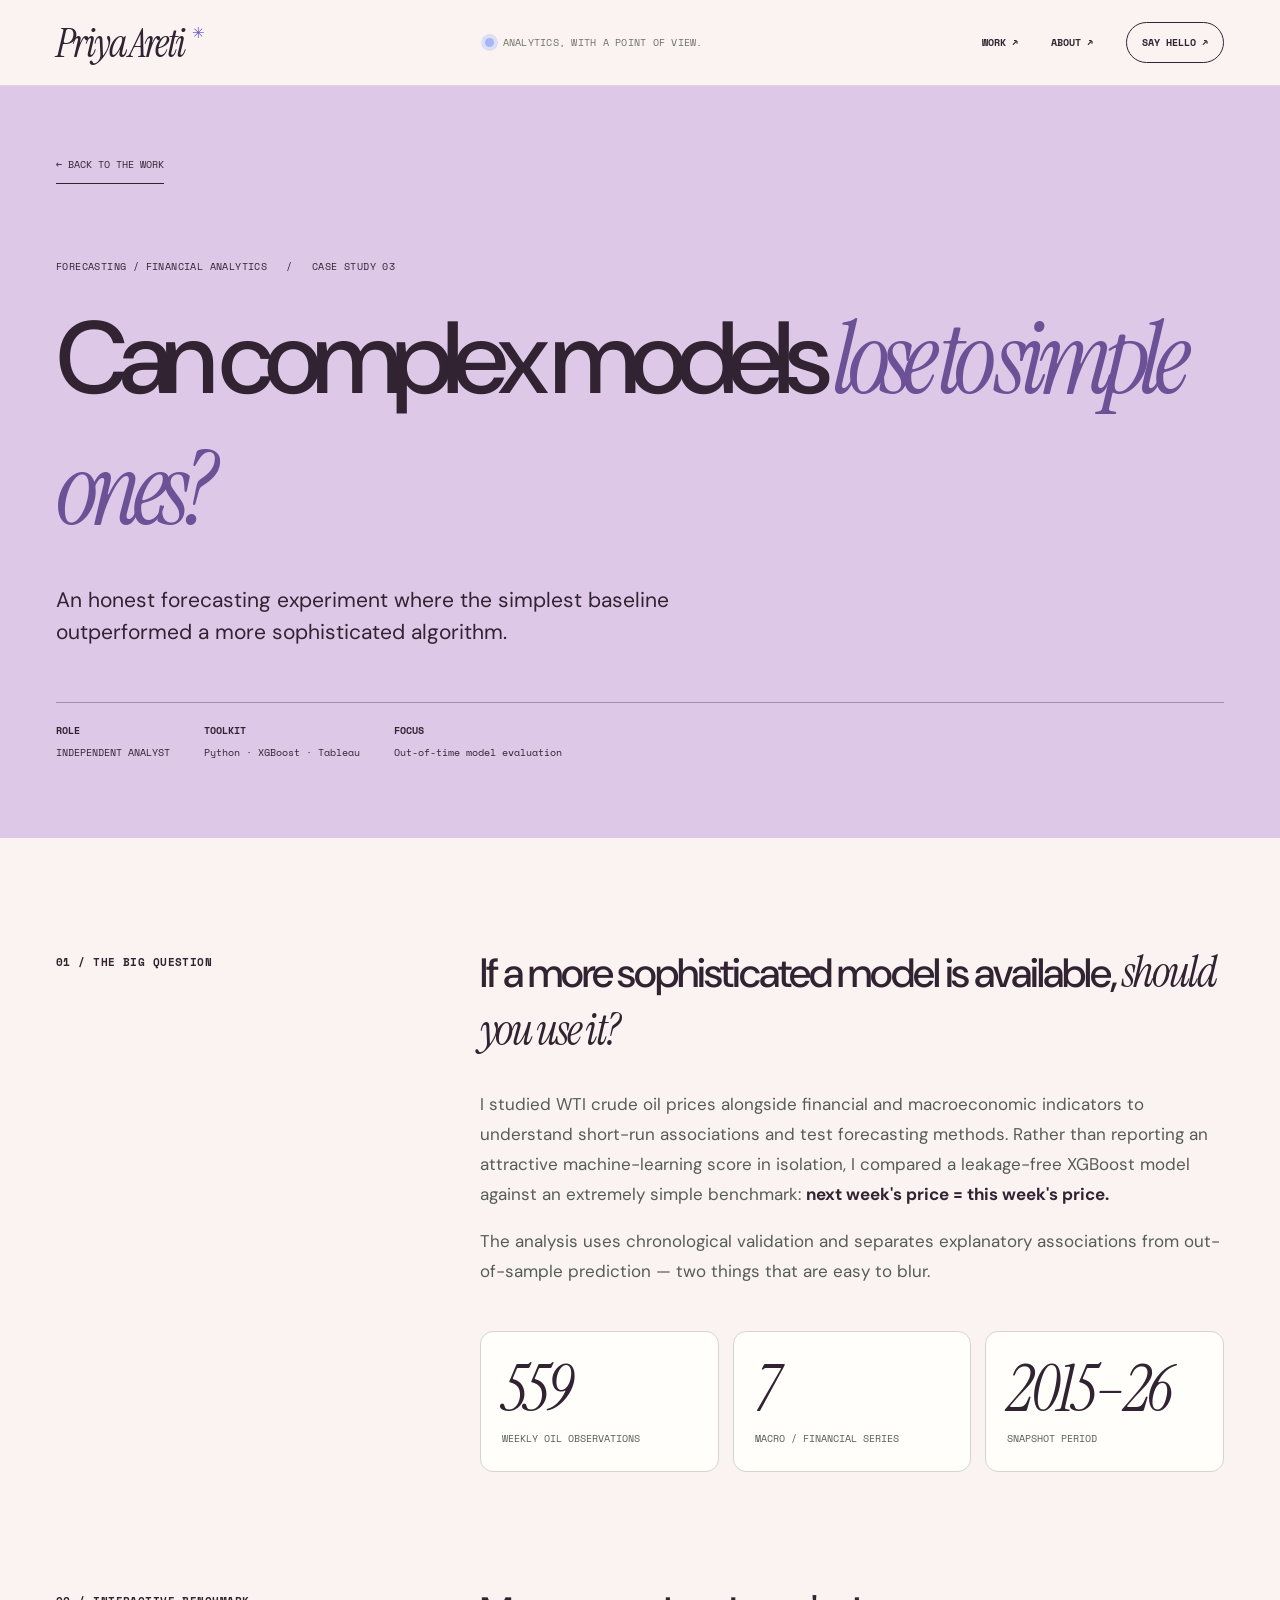
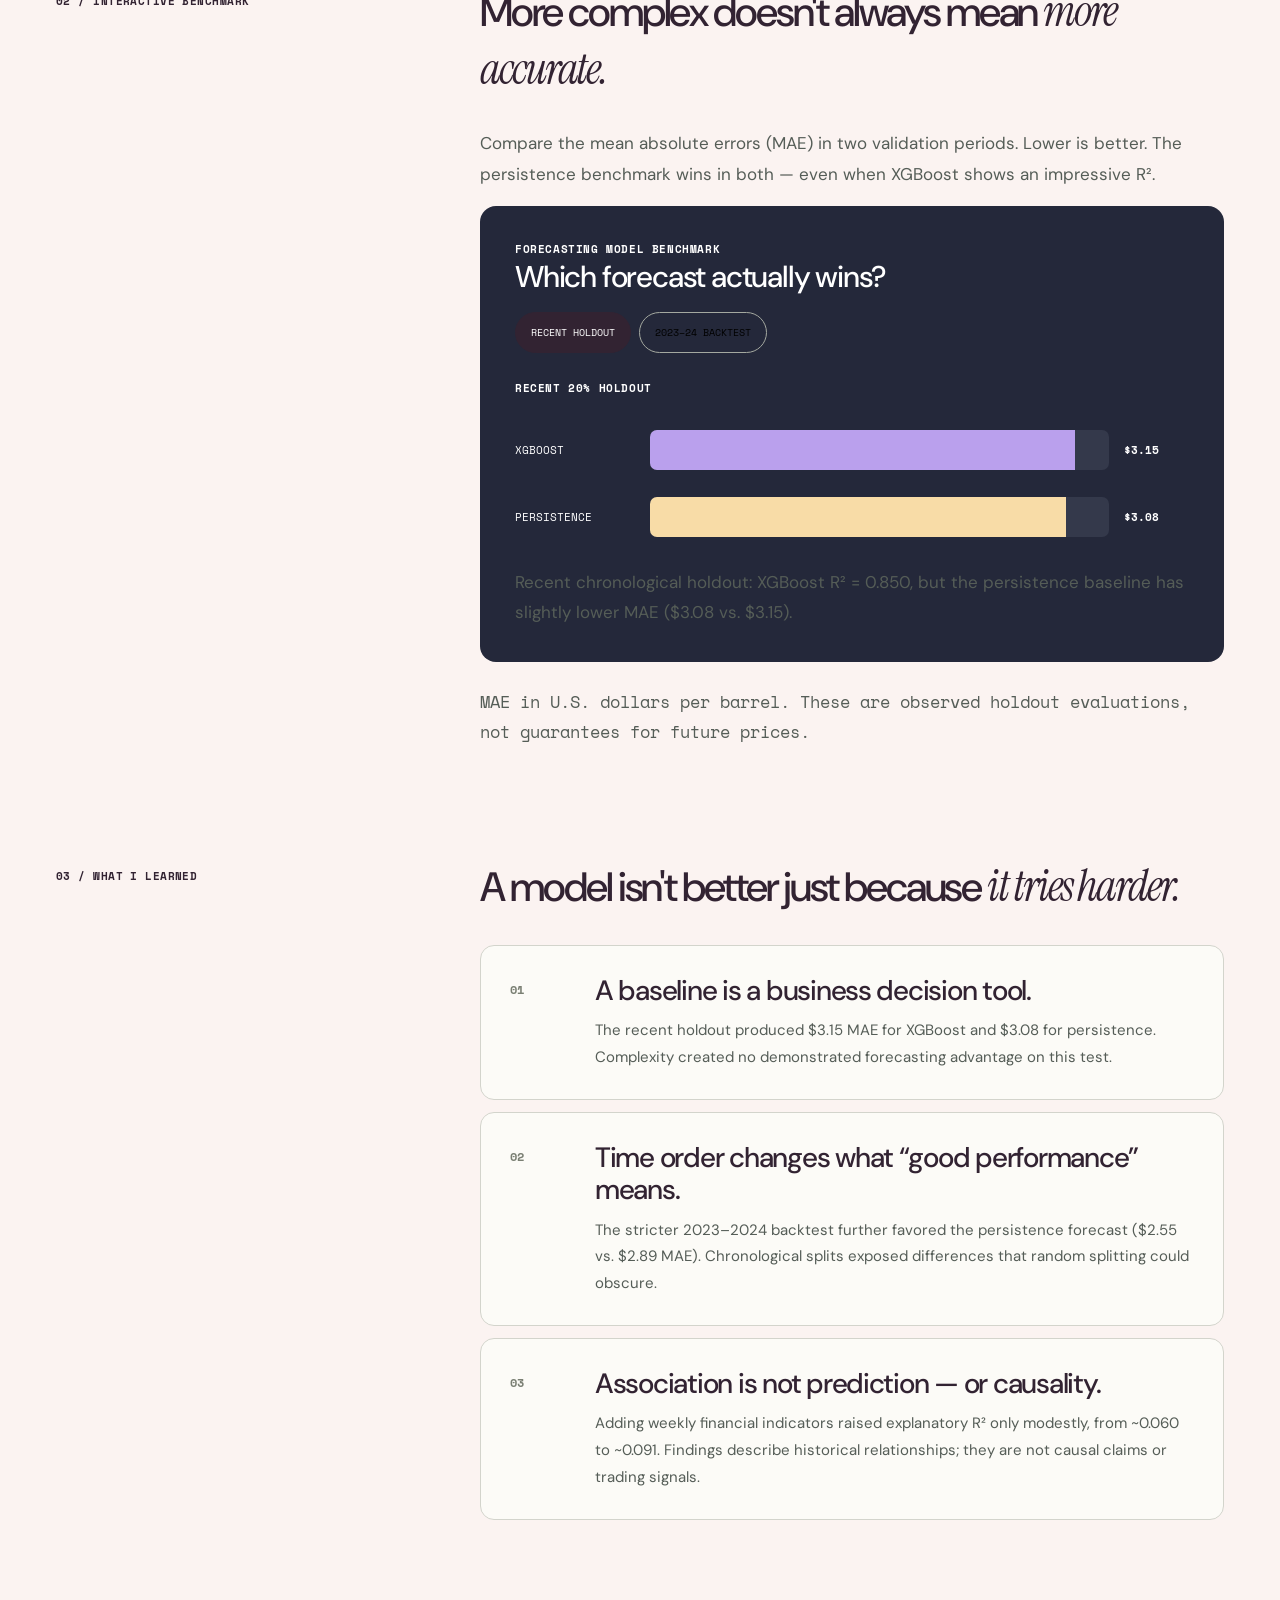
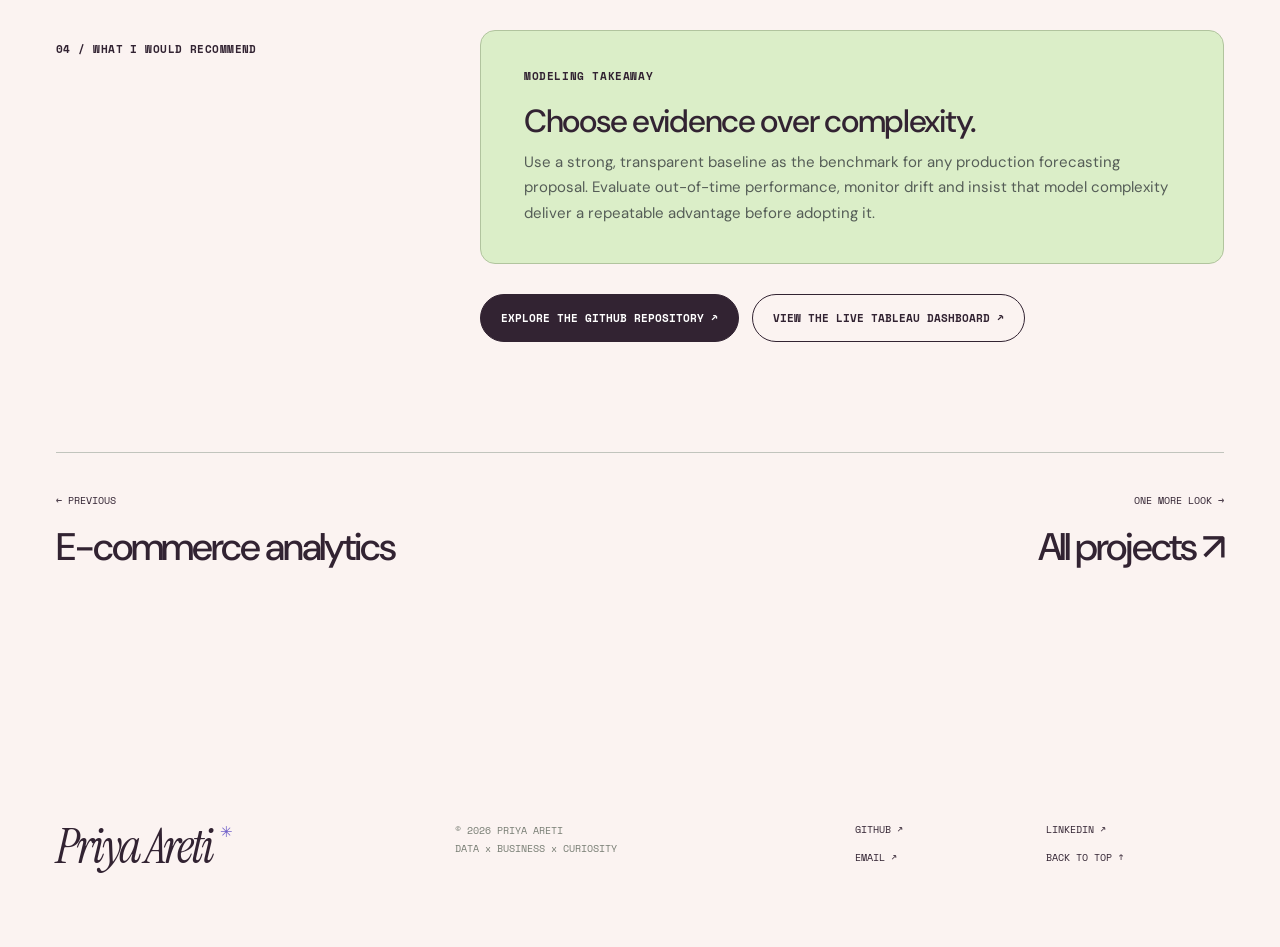
<file: wti.html>
<!doctype html><html lang="en" data-theme="rose"><head><meta charset="UTF-8"><meta name="viewport" content="width=device-width,initial-scale=1"><meta name="theme-color" content="#fbf3f1"><meta name="description" content="A business-first analytics case study by Priya Areti."><title>WTI Forecasting & Model Benchmarking — Priya Areti</title><link rel="icon" href="favicon.svg" type="image/svg+xml"><link rel="preconnect" href="https://fonts.googleapis.com"><link rel="preconnect" href="https://fonts.gstatic.com" crossorigin><link href="https://fonts.googleapis.com/css2?family=DM+Sans:wght@400;500;600;700&family=Instrument+Serif:ital@0;1&family=Space+Mono:wght@400;700&display=swap" rel="stylesheet"><link rel="stylesheet" href="styles.css"><script defer src="script.js"></script></head><body class="case-body"><div class="reading-progress" aria-hidden="true"></div><header class="site-header" id="top"><a class="brand" href="index.html" aria-label="Priya Areti home">Priya Areti<span class="brand-dot">✳</span></a><div class="header-mid"><span class="little-orb"></span> ANALYTICS, WITH A POINT OF VIEW.</div><nav class="desktop-nav" aria-label="Main navigation"><a href="index.html#work">WORK ↗</a><a href="index.html#about">ABOUT ↗</a><a class="nav-contact" href="index.html#contact">SAY HELLO ↗</a></nav><button class="menu-toggle" aria-label="Open menu" aria-expanded="false" aria-controls="mobile-nav"><span></span><span></span></button></header><nav class="mobile-nav" id="mobile-nav"><a href="index.html#work">Work ↗</a><a href="index.html#about">About ↗</a><a href="index.html#contact">Say hello ↗</a></nav>
<section class="case-hero wti-tone"><div class="container"><a href="index.html#work" class="case-back">← BACK TO THE WORK</a><p class="case-overline">FORECASTING / FINANCIAL ANALYTICS &nbsp; / &nbsp; CASE STUDY 03</p><h1 class="case-title">Can complex models <em>lose to simple ones?</em></h1><p class="case-subtitle">An honest forecasting experiment where the simplest baseline outperformed a more sophisticated algorithm.</p><div class="case-meta"><span><b>ROLE</b> INDEPENDENT ANALYST</span><span><b>TOOLKIT</b> Python · XGBoost · Tableau</span><span><b>FOCUS</b> Out-of-time model evaluation</span></div></div></section><main class="case-content container"><section class="case-grid"><div class="case-label reveal">01 / THE BIG QUESTION</div><div class="case-main reveal"><h2 class="case-lead">If a more sophisticated model is available, <em>should you use it?</em></h2><p>I studied WTI crude oil prices alongside financial and macroeconomic indicators to understand short-run associations and test forecasting methods. Rather than reporting an attractive machine-learning score in isolation, I compared a leakage-free XGBoost model against an extremely simple benchmark: <strong>next week's price = this week's price.</strong></p><p>The analysis uses chronological validation and separates explanatory associations from out-of-sample prediction — two things that are easy to blur.</p><div class="case-kpi-row"><div class="case-kpi"><strong>559</strong><span>WEEKLY OIL OBSERVATIONS</span></div><div class="case-kpi"><strong>7</strong><span>MACRO / FINANCIAL SERIES</span></div><div class="case-kpi"><strong>2015–26</strong><span>SNAPSHOT PERIOD</span></div></div></div></section><section class="case-grid"><div class="case-label reveal">02 / INTERACTIVE BENCHMARK</div><div class="case-main reveal"><h2 class="case-lead">More complex doesn't always mean <em>more accurate.</em></h2><p>Compare the mean absolute errors (MAE) in two validation periods. Lower is better. The persistence benchmark wins in both — even when XGBoost shows an impressive R².</p><div class="forecast-comparison" id="forecast-comparison"><div class="section-mini">FORECASTING MODEL BENCHMARK</div><h3>Which forecast actually wins?</h3><div class="switcher" role="group" aria-label="Select backtesting period"><button class="forecast-toggle is-active" data-period="recent" aria-pressed="true">RECENT HOLDOUT</button><button class="forecast-toggle" data-period="strict" aria-pressed="false">2023–24 BACKTEST</button></div><div id="forecast-period" class="section-mini">RECENT 20% HOLDOUT</div><div class="forecast-bars"><div class="forecast-entry"><span>XGBOOST</span><div class="forecast-track"><div id="forecast-xgb"></div></div><strong id="forecast-xgb-value">$3.15</strong></div><div class="forecast-entry"><span>PERSISTENCE</span><div class="forecast-track"><div id="forecast-baseline"></div></div><strong id="forecast-baseline-value">$3.08</strong></div></div><p class="forecast-note" id="forecast-explanation"></p></div><p class="image-note">MAE in U.S. dollars per barrel. These are observed holdout evaluations, not guarantees for future prices.</p></div></section><section class="case-grid"><div class="case-label reveal">03 / WHAT I LEARNED</div><div class="case-main reveal"><h2 class="case-lead">A model isn't better just because <em>it tries harder.</em></h2><div class="insight-list"><div class="insight-card"><span class="insight-idx">01</span><div><h3>A baseline is a business decision tool.</h3><p>The recent holdout produced $3.15 MAE for XGBoost and $3.08 for persistence. Complexity created no demonstrated forecasting advantage on this test.</p></div></div><div class="insight-card"><span class="insight-idx">02</span><div><h3>Time order changes what “good performance” means.</h3><p>The stricter 2023–2024 backtest further favored the persistence forecast ($2.55 vs. $2.89 MAE). Chronological splits exposed differences that random splitting could obscure.</p></div></div><div class="insight-card"><span class="insight-idx">03</span><div><h3>Association is not prediction — or causality.</h3><p>Adding weekly financial indicators raised explanatory R² only modestly, from ~0.060 to ~0.091. Findings describe historical relationships; they are not causal claims or trading signals.</p></div></div></div></div></section><section class="case-grid"><div class="case-label reveal">04 / WHAT I WOULD RECOMMEND</div><div class="case-main reveal"><div class="decision-banner"><div class="section-mini">MODELING TAKEAWAY</div><h3>Choose evidence over complexity.</h3><p>Use a strong, transparent baseline as the benchmark for any production forecasting proposal. Evaluate out-of-time performance, monitor drift and insist that model complexity deliver a repeatable advantage before adopting it.</p></div><div class="case-link-row"><a href="https://github.com/priyaareti14/wti-crude-oil-analysis" target="_blank" rel="noopener noreferrer">EXPLORE THE GITHUB REPOSITORY ↗</a><a href="https://public.tableau.com/app/profile/priya.areti/viz/WTICrudeOilForecastingBenchmarksMarketSignals/WTIAnalysisDashboard" target="_blank" rel="noopener noreferrer">VIEW THE LIVE TABLEAU DASHBOARD ↗</a></div></div></section><nav class="case-next" aria-label="More projects"><a href="ecommerce.html"><span>← PREVIOUS</span>E-commerce analytics</a><a href="index.html#work"><span>ONE MORE LOOK →</span>All projects ↗</a></nav></main><footer class="footer container"><a class="footer-brand" href="index.html">Priya Areti<span class="brand-dot">✳</span></a><div class="footer-center">© 2026 PRIYA ARETI<br>DATA x BUSINESS x CURIOSITY</div><div class="footer-links"><a href="https://github.com/priyaareti14" target="_blank" rel="noopener noreferrer">GITHUB ↗</a><a href="https://www.linkedin.com/in/priyaareti/" target="_blank" rel="noopener noreferrer">LINKEDIN ↗</a><a href="mailto:priyaareti@gmail.com">EMAIL ↗</a><a href="#top">BACK TO TOP ↑</a></div></footer></body></html>
</file>
<file: styles.css>
:root{--paper:#f4f2ed;--ink:#1b211f;--dim:#646a64;--line:#cfcfc7;--lime:#e6fa88;--mint:#c9efcb;--lav:#d6c5f6;--peach:#f3b9a1;--blue:#a0b4f9;--black:#181b1c;--mono:'Space Mono',monospace;--sans:'DM Sans',Arial,sans-serif;--serif:'Instrument Serif',Georgia,serif}
*{box-sizing:border-box}html{scroll-behavior:smooth;scroll-padding-top:85px}body{margin:0;color:var(--ink);background:var(--paper);font-family:var(--sans);-webkit-font-smoothing:antialiased;overflow-x:hidden}::selection{background:#bce9ab;color:#132118}a{color:inherit;text-decoration:none}button{font:inherit}a:focus-visible,button:focus-visible{outline:3px solid #7156d8;outline-offset:4px}img{max-width:100%;height:auto;display:block}.container{width:min(1360px,calc(100% - 112px));margin-inline:auto}.eyebrow,.project-label,.tile-mini,.section-mini{font:700 11px/1.5 var(--mono);letter-spacing:.055em}.reading-progress{z-index:70;position:fixed;top:0;left:0;width:0;height:4px;background:#a17bee;pointer-events:none}.preloader{position:fixed;inset:0;z-index:90;background:var(--ink);color:var(--lime);display:grid;align-content:center;justify-items:center;transition:opacity .65s,visibility .65s}.preloader>span{font:italic 160px/1 var(--serif);letter-spacing:-.1em}.preloader .loader-dot{font:38px var(--sans);vertical-align:top;margin-left:10px;animation:rotate 2s linear infinite;display:inline-block}.preloader p{font:10px var(--mono);letter-spacing:.12em;color:#b1b9af}.preloader.is-gone{opacity:0;visibility:hidden}@keyframes rotate{to{transform:rotate(360deg)}}
.site-header{height:86px;position:relative;z-index:50;padding:0 56px;display:flex;align-items:center;justify-content:space-between;border-bottom:1px solid #d9d9d1;background:rgba(244,242,237,.95);backdrop-filter:blur(16px)}.brand{font:italic 59px/.8 var(--serif);letter-spacing:-.12em;display:inline-flex;align-items:flex-start}.brand-dot{font:17px var(--sans);color:#6e5ec9;letter-spacing:0;align-self:flex-start;margin:0 0 0 6px}.header-mid{font:10px var(--mono);letter-spacing:.025em;color:#6d716a;display:flex;gap:9px;align-items:center}.little-orb{width:9px;height:9px;border-radius:50%;background:#a4b6f6;box-shadow:0 0 0 4px #dcdff2}.desktop-nav{display:flex;align-items:center;gap:33px}.desktop-nav a{font:700 10px var(--mono);display:flex;align-items:center;gap:9px}.desktop-nav a>span{transition:transform .2s}.desktop-nav a:hover>span{transform:translate(2px,-2px)}.desktop-nav .nav-contact{border:1px solid var(--ink);padding:12px 15px;border-radius:30px}.desktop-nav .nav-contact:hover{background:var(--lime)}.menu-toggle{display:none;border:0;background:transparent;cursor:pointer;width:44px;height:44px;place-content:center;gap:7px}.menu-toggle span{display:block;height:2px;width:26px;background:var(--ink)}.mobile-nav{display:none}
.hero{padding-top:46px}.hero-kicker{display:flex;align-items:center;justify-content:space-between}.status-pill{display:inline-flex;align-items:center;gap:9px;padding:9px 12px;border:1px solid #bdc6b1;border-radius:30px;font:700 10px var(--mono);background:#f0f5e3}.pulse-dot{width:7px;height:7px;background:#75a85d;border-radius:50%;box-shadow:0 0 0 5px #d2e9c5;animation:pulse 2s infinite}@keyframes pulse{50%{box-shadow:0 0 0 9px transparent}}.hero-number{font:10px var(--mono);color:var(--dim)}.hero-grid{display:grid;grid-template-columns:1.1fr .9fr;gap:46px;align-items:center;min-height:650px}.hero-left{padding:35px 0 60px}.hero-accent{display:flex;align-items:center;gap:12px;font:700 11px var(--mono);margin:14px 0 16px}.hero-accent .asterisk{font-size:28px;color:#8f70dd;animation:rotate 16s linear infinite}.hero-title{font-weight:500;font-size:clamp(78px,7.55vw,129px);line-height:.85;letter-spacing:-.088em;margin:0;white-space:nowrap}.hero-title em,.section-heading h2 em,.about-left h2 em,.approach-intro h2 em,.cta-inner h2 em{font:italic .99em var(--serif);letter-spacing:-.06em;font-weight:400}.hero-title em{color:#8a72ca}.decision-wrap{position:relative;display:inline-block}.underline-scribble{position:absolute;left:1%;bottom:-10px;width:101%;height:15px;border-bottom:7px solid #a9c7a3;border-radius:0 0 52% 38%;transform:rotate(-1.7deg)}.title-period{color:#8e71d1}.hero-description{font-size:18px;line-height:1.58;max-width:478px;margin:41px 0 27px;color:#48504b}.hero-description strong{color:var(--ink)}.hero-description em{font-family:var(--serif);font-size:22px}.hero-actions{display:flex;gap:22px;align-items:center;flex-wrap:wrap}.button{display:inline-flex;align-items:center;gap:24px;font:700 11px var(--mono);letter-spacing:.018em;border-radius:40px;padding:10px 10px 10px 23px;transition:transform .24s,background .24s}.button-dark{background:var(--ink);color:#fff}.button-dark:hover{background:#3d4b43;transform:translateY(-3px)}.button-icon{height:41px;width:41px;background:var(--lime);border-radius:50%;color:var(--ink);display:grid;place-items:center;font-size:25px;font-family:var(--sans);font-weight:400}.text-link{font:700 10px var(--mono);border-bottom:1px solid var(--ink);padding:12px 0 6px;white-space:nowrap}.text-link span{margin-left:8px}.hero-right{position:relative;padding:30px 9px 54px}.floating-sticker{position:absolute;z-index:3;font:700 15px/.97 var(--mono);width:103px;height:103px;border-radius:50%;display:flex;flex-direction:column;justify-content:center;align-items:center;text-align:center;transform:rotate(13deg);box-shadow:0 7px 0 #20201e21}.sticker-1{background:var(--peach);top:5px;right:-21px}.sticker-1 span{font-size:20px;margin-top:7px}.sticker-2{background:var(--lav);bottom:5px;left:-35px;transform:rotate(-15deg)}.sticker-2 span{font-size:19px;margin-top:4px}.interactive-studio{background:var(--black);border-radius:23px;color:#faf9f3;overflow:hidden;box-shadow:15px 18px 0 #d8d5cc,0 28px 70px #19231b1b;transform:rotate(1.2deg);transition:transform .4s}.interactive-studio:hover{transform:rotate(0deg)}.studio-top{height:48px;border-bottom:1px solid #353b3b;display:flex;align-items:center;justify-content:space-between;padding:0 19px;font:9px var(--mono);color:#a1a9a4;letter-spacing:.035em}.studio-lights{display:flex;gap:5px}.studio-lights i{width:7px;height:7px;background:#8b8d82;border-radius:50%}.studio-lights i:first-child{background:#ed8f85}.studio-lights i:nth-child(2){background:#e3c987}.studio-lights i:nth-child(3){background:#abd39a}.studio-header{padding:25px 28px 10px}.studio-label,.studio-eyebrow{font:10px var(--mono);color:#aeb8af;letter-spacing:.01em}.studio-header h2{font-size:38px;line-height:1;letter-spacing:-.06em;margin:12px 0}.studio-header h2 em{font:italic 1.2em var(--serif);color:var(--lime)}.studio-tabs{padding:9px 18px 0;display:grid;grid-template-columns:repeat(3,minmax(0,1fr));gap:6px}.studio-tab{background:transparent;border:1px solid #3e4541;border-radius:7px;padding:12px 4px;color:#adb6b1;cursor:pointer;font:10px var(--mono);transition:all .2s}.studio-tab.is-active{color:#131811;background:var(--lime);border-color:var(--lime)}.studio-tab:hover:not(.is-active){border-color:#98a38f;color:#fff}.studio-graphic{height:192px;position:relative;margin:14px 19px 0;border:1px solid #343c38;border-radius:13px;overflow:hidden;background:radial-gradient(circle at 72% 60%,#333939,transparent 50%),repeating-linear-gradient(90deg,transparent 0 37px,#2a2d2c 38px),repeating-linear-gradient(0deg,transparent 0 37px,#2a2d2c 38px),#202526}.studio-graphic svg{width:100%;height:100%;display:block}.studio-result{margin:19px;display:grid;grid-template-columns:.78fr 1fr;gap:17px;align-items:end;padding:5px 2px 16px;border-bottom:1px solid #343d37}.studio-result strong{font-size:51px;letter-spacing:-.075em;display:block;line-height:1.2}.studio-result strong small{font:16px var(--mono);color:#8d9990}.studio-result p{font-size:12px;line-height:1.5;color:#aeb8af;margin:0 0 8px}.studio-bottom{display:flex;justify-content:space-between;padding:0 20px 14px;color:#859289;font:8px var(--mono);align-items:center}.studio-spark{font-size:25px;color:#bbd485}.hero-bottom{height:66px;display:flex;align-items:center;gap:10px;font:10px var(--mono);color:#70746d}.hero-bottom .vertical-line{width:20px;height:1px;background:#888c84}.hero-bottom-right{margin-left:auto}.ticker{background:var(--lime);border-top:1px solid var(--ink);border-bottom:1px solid var(--ink);overflow:hidden;height:64px;display:flex;align-items:center;transform:rotate(-1deg) scale(1.03);margin:1px 0 100px}.ticker-track{display:flex;align-items:center;white-space:nowrap;gap:29px;min-width:max-content;font:700 17px var(--mono);letter-spacing:.01em;animation:marquee 29s linear infinite}.ticker-track span{font-size:28px;color:#6c75a1}@keyframes marquee{to{transform:translateX(-50%)}}
.section-heading{display:flex;align-items:end;justify-content:space-between;gap:26px;margin:0 0 45px}.section-heading h2,.approach-intro h2,.about-left h2,.cta-inner h2{font-size:clamp(55px,6vw,94px);line-height:.91;letter-spacing:-.073em;font-weight:500;margin:25px 0 0}.section-heading p{font-size:16px;line-height:1.65;max-width:338px;color:#5f655e;margin:0 0 6px}.work-section{padding-bottom:125px}.feature-project{display:block;background:#cbd7f7;border:1px solid #a4b0d5;border-radius:23px;overflow:hidden;position:relative;transition:transform .35s,box-shadow .35s}.feature-project:hover{transform:translateY(-6px);box-shadow:0 21px 0 #d2d5c5}.feature-top{padding:24px 32px;border-bottom:1px solid #95a6ce;display:flex;justify-content:space-between;align-items:center;font:10px var(--mono)}.project-numeral{font-size:16px;font-weight:700}.project-numeral span{font-size:10px;font-weight:400;margin-left:10px}.feature-copy{padding:44px 5% 28px;display:grid;grid-template-columns:1fr .25fr;gap:40px;position:relative}.project-label{margin-bottom:17px}.feature-copy h3{font-size:clamp(47px,5.5vw,85px);line-height:.94;letter-spacing:-.075em;margin:0;font-weight:500}.feature-copy h3 em,.tile-copy h3 em{font:italic 1.03em var(--serif);color:#4c5f9c}.feature-copy p{font-size:17px;max-width:440px;line-height:1.55;margin:23px 0}.project-tags{display:flex;gap:8px;flex-wrap:wrap}.project-tags span{font:10px var(--mono);padding:7px 11px;border-radius:30px;border:1px solid #8296c0}.feature-stats{display:flex;flex-direction:column;justify-content:center;gap:19px;text-align:right}.feature-stats strong{font:italic 64px/1 var(--serif);display:block}.feature-stats span{font:9px var(--mono)}.feature-art{height:350px;position:relative;background:#232b37;margin:0 28px 28px;border-radius:13px;overflow:hidden}.visual-map{width:100%;height:100%;position:relative;background:radial-gradient(ellipse at 31% 42%,#3d526d 0,transparent 36%),radial-gradient(ellipse at 72% 48%,#283c54 0,transparent 50%),repeating-linear-gradient(0deg,transparent 0 29px,#ffffff0a 30px),repeating-linear-gradient(90deg,transparent 0 29px,#ffffff0a 30px);}.visual-map:after{content:'MARKET INTELLIGENCE / AUTONOMOUS MOBILITY';position:absolute;left:25px;top:19px;font:10px var(--mono);color:#b9c7d4}.map-dot{position:absolute;background:#e6fa88;border-radius:50%;width:12px;height:12px;box-shadow:0 0 0 7px #e6fa8824}.map-dot span{position:absolute;top:-30px;left:-6px;color:#fff;font:10px var(--mono)}.dot-a{left:14%;top:50%;width:23px;height:23px}.dot-b{left:20%;top:68%;width:18px;height:18px}.dot-c{left:24%;top:79%;width:15px;height:15px}.dot-d{left:41%;top:44%;background:#b4a2f3}.dot-e{left:54%;top:30%;background:#b4a2f3}.dot-f{left:69%;top:56%;background:#b4a2f3}.dot-g{left:78%;top:45%;background:#b4a2f3}.dot-h{left:63%;top:77%;background:#b4a2f3}.map-orbit{position:absolute;border-radius:50%;border:1px solid #e6fa884a;left:16%;top:54%;transform:translate(-50%,-50%)}.orbit-a{width:140px;height:140px}.orbit-b{width:255px;height:255px}.map-line{position:absolute;height:1px;background:#e6fa8880;transform-origin:left}.line-a{left:17%;top:55%;width:31%;transform:rotate(-15deg)}.line-b{left:21%;top:73%;width:56%;transform:rotate(-25deg)}.map-crosshair{position:absolute;left:85%;top:26%;font:70px var(--sans);color:#99a9c44b}.map-legend{position:absolute;bottom:15px;left:24px;font:10px var(--mono);color:#93aabe}.feature-floating{position:absolute;right:29px;bottom:25px;width:273px;padding:20px 22px;background:var(--lime);border-radius:10px;transform:rotate(-4deg);box-shadow:0 13px 0 #12151580}.feature-floating-label{display:flex;justify-content:space-between;font:10px var(--mono)}.feature-floating strong{font:italic 56px/1 var(--serif);display:block;margin:14px 0}.feature-floating>span{font:12px/1.3 var(--sans);display:block}.feature-bottom{padding:0 31px 26px;display:flex;justify-content:space-between;align-items:center;font:9px var(--mono)}.round-arrow{width:48px;height:48px;display:grid;place-items:center;background:#1b242d;color:white;border-radius:50%;font-size:25px;transition:transform .25s}.feature-project:hover .round-arrow{transform:rotate(45deg)}.project-duo{display:grid;grid-template-columns:1fr 1fr;gap:24px;margin-top:24px}.project-tile{border:1px solid #b8b7b0;border-radius:21px;overflow:hidden;display:flex;flex-direction:column;transition:transform .35s,box-shadow .35s}.project-tile:hover{transform:translateY(-6px);box-shadow:0 14px 0 #d8d6cf}.ecommerce-tile{background:#f5d0bd}.wti-tile{background:#d1c5e9}.tile-head{padding:19px 23px;display:flex;justify-content:space-between;align-items:center;font:10px var(--mono);border-bottom:1px solid #0000001a}.tile-go{font:25px var(--sans)}.ecommerce-visual,.wti-visual{height:280px;position:relative;margin:21px 21px 0;border-radius:10px;overflow:hidden}.ecommerce-visual{background:#fbf2e8;border:1px solid #cc9e8a;padding:27px 24px}.vis-mini-tag{font:10px var(--mono);color:#876a5c}.funnel-art{display:flex;align-items:end;height:140px;gap:10px;padding:0 10px}.funnel-stage{display:flex;align-items:end;justify-content:center;background:#d48d68;border-radius:5px 5px 0 0;padding-bottom:10px;font:8px var(--mono);color:#fff}.stage-1{height:95%;width:32%}.stage-2{height:74%;width:25%;background:#e1a385}.stage-3{height:45%;width:23%;background:#dfbb9f}.stage-4{height:33%;width:20%;background:#eacdb4;color:#665148}.funnel-callout{position:absolute;right:17px;top:31px;font:700 13px var(--mono);transform:rotate(7deg);background:var(--lime);padding:9px;box-shadow:4px 4px #302c25}.wti-visual{background:#25233b;color:#f6f5ee;padding:20px}.wti-chart-header{display:flex;justify-content:space-between;font:10px var(--mono)}.wti-chart-header span{color:#e5ff8a}.wti-chart{height:174px;max-width:100%;margin-top:15px}.wti-chip{position:absolute;right:12px;bottom:12px;background:var(--lime);color:#232536;padding:9px 11px;border-radius:35px;font:700 10px var(--mono);transform:rotate(-5deg)}.wti-chip span{margin-left:10px}.tile-copy{padding:26px 26px 24px;display:flex;flex-direction:column;flex-grow:1}.tile-mini{font-size:9px}.tile-copy h3{font-weight:500;font-size:clamp(37px,3.8vw,56px);line-height:.98;letter-spacing:-.064em;margin:13px 0 15px}.tile-copy p{font-size:14px;line-height:1.55;max-width:410px;margin:0 0 35px}.tile-footer{margin-top:auto;border-top:1px solid #00000030;padding-top:14px;display:flex;justify-content:space-between;gap:8px;font:9px var(--mono)}.work-footnote{display:flex;gap:12px;font:10px var(--mono);margin-top:29px;color:#737971}.work-footnote span{font-size:20px}
.approach-section{background:#1e2421;color:#f5f3eb;padding:120px 0 140px}.approach-grid{display:grid;grid-template-columns:.9fr 1.1fr;gap:9%}.approach-intro h2{font-size:clamp(58px,6vw,91px);margin-top:30px}.approach-intro h2 em{color:var(--lime)}.hand-note{margin-top:49px;font:italic 31px var(--serif);transform:rotate(-7deg);color:#d5bdf3;display:inline-block;border-bottom:3px solid #d5bdf3;padding-bottom:7px}.hand-note span{font:20px var(--sans)}.approach-items{border-top:1px solid #686e69}.approach-item{border-bottom:1px solid #686e69;padding:32px 0;display:grid;grid-template-columns:50px 1fr 35px;gap:18px}.approach-num{font:11px var(--mono);color:#b9bfb8;margin-top:8px}.approach-item h3{font:500 29px/1.17 var(--sans);letter-spacing:-.045em;margin:0 0 15px}.approach-item p{font-size:14px;line-height:1.7;color:#b9c1ba;margin:0;max-width:440px}.approach-icon{color:var(--lime);font:34px var(--sans)}.about-section{padding:145px 0;display:grid;grid-template-columns:1fr .84fr;gap:11%}.about-left h2{margin:27px 0 31px}.about-left h2 em{color:#8d6bcb}.about-left>p{font-size:17px;line-height:1.67;max-width:550px;color:#454f47}.about-left .about-whisper{font:italic 27px var(--serif);color:#795db5;line-height:1.15;margin-top:25px}.about-links{display:flex;flex-wrap:wrap;gap:18px 30px;margin-top:36px;font:700 11px var(--mono)}.about-links a{border-bottom:1px solid var(--ink);padding-bottom:8px}.about-right{padding-top:35px}.about-card{background:#d8ecca;border:1px solid #9aa890;border-radius:19px;padding:24px 26px 26px;transform:rotate(2deg);box-shadow:12px 13px 0 #d4d4c9;transition:transform .3s}.about-card:hover{transform:rotate(0)}.about-card-top,.about-card-bottom{font:11px var(--mono);display:flex;justify-content:space-between}.about-card-monogram{font:italic 145px/.9 var(--serif);letter-spacing:-.13em;text-align:center;margin:20px auto 35px;position:relative}.about-card-monogram span{color:#7066a7}.about-card-monogram i{position:absolute;font:58px var(--sans);font-style:normal;color:#9e81d4;top:10px;right:27px}.about-rows>div{border-top:1px solid #a1b19a;padding:15px 0;display:grid;grid-template-columns:115px 1fr;gap:8px}.about-rows span{font:9px var(--mono)}.about-rows strong{font-size:13px;font-weight:600}.about-rows small{font-weight:400;color:#505d4e}.about-card-bottom{border-top:1px solid #a1b19a;padding-top:17px}.about-tiny{margin:40px 0 0;text-align:center;font:9px var(--mono);color:#868b85}.cta-section{background:var(--lav);padding:108px 0 115px;border-top:1px solid #ad9cd0;border-bottom:1px solid #ad9cd0}.cta-inner{display:flex;justify-content:space-between;align-items:center;gap:30px}.cta-inner h2{font-size:clamp(75px,10.5vw,154px);margin:20px 0 16px}.cta-inner h2 em{color:#8065b3}.cta-inner p{max-width:460px;font-size:18px;line-height:1.55}.cta-circle{width:240px;height:240px;flex:none;background:var(--ink);color:#f5f2ea;border-radius:50%;display:flex;flex-direction:column;justify-content:center;align-items:center;gap:7px;transform:rotate(-12deg);transition:transform .35s,background .35s}.cta-circle span{font:700 14px var(--mono)}.cta-circle strong{font:80px var(--sans);line-height:.85;font-weight:400}.cta-circle:hover{transform:rotate(4deg) scale(1.06);background:#584d7f}.footer{min-height:180px;padding-top:55px;padding-bottom:54px;display:grid;grid-template-columns:1fr 1fr 1fr;gap:30px;align-items:start}.footer-brand{font:italic 74px/.9 var(--serif);letter-spacing:-.12em}.footer-center{font:10px/1.8 var(--mono);color:#777d73}.footer-links{display:grid;grid-template-columns:1fr 1fr;gap:13px;font:10px var(--mono)}.footer-links a:hover{text-decoration:underline}
/* Case studies */
.case-body{background:var(--paper)}.case-hero{padding:60px 0 77px;overflow:hidden}.case-hero.mobility-tone{background:#d4dcf2}.case-hero.ecom-tone{background:#f6d4c4}.case-hero.wti-tone{background:#d9cfe9}.case-back{font:10px var(--mono);display:inline-flex;gap:12px;align-items:center;padding:11px 0;border-bottom:1px solid currentColor}.case-overline{font:10px var(--mono);margin:75px 0 19px;letter-spacing:.04em}.case-title{font:500 clamp(64px,8vw,123px)/.88 var(--sans);letter-spacing:-.087em;max-width:1180px;margin:0 0 30px}.case-title em{font:italic .99em var(--serif);color:#5b6797}.ecom-tone .case-title em{color:#ad694f}.wti-tone .case-title em{color:#6b5196}.case-subtitle{font-size:21px;line-height:1.5;max-width:660px}.case-meta{display:flex;gap:34px;flex-wrap:wrap;margin-top:54px;padding-top:19px;border-top:1px solid #00000045;font:10px/1.7 var(--mono)}.case-meta span b{display:block;font-weight:700;font-size:10px;margin-bottom:5px}.case-hero .case-asterisk{font-size:90px;position:absolute;right:7%;bottom:-20px;color:#b6b6e8;transform:rotate(22deg)}.case-content{padding:105px 0 135px}.case-grid{display:grid;grid-template-columns:.3fr .7fr;gap:9%;margin-bottom:110px}.case-label{font:700 11px var(--mono);text-transform:uppercase;letter-spacing:.04em;padding-top:11px}.case-lead{font:500 clamp(30px,3.2vw,48px)/1.16 var(--sans);letter-spacing:-.05em;margin:0 0 30px}.case-lead em{font:italic 1.08em var(--serif)}.case-main p{font-size:17px;line-height:1.77;color:#555d57;max-width:760px}.case-main p strong{color:var(--ink)}.case-kpi-row{display:grid;grid-template-columns:repeat(3,1fr);gap:14px;margin:45px 0 0}.case-kpi{background:#fffefa;border:1px solid #d5d5cd;border-radius:13px;padding:25px 21px}.case-kpi strong{display:block;font:italic 64px/1 var(--serif);letter-spacing:-.04em}.case-kpi span{display:block;font:10px/1.5 var(--mono);margin-top:10px;color:#555e57}.insight-list{display:grid;gap:12px}.insight-card{display:grid;grid-template-columns:60px 1fr;gap:25px;padding:29px;border:1px solid #d3d4cc;background:#fcfbf7;border-radius:14px}.insight-card .insight-idx{font:700 12px var(--mono);color:#7a7f73;padding-top:6px}.insight-card h3{font:500 28px/1.15 var(--sans);letter-spacing:-.045em;margin:0 0 10px}.insight-card p{margin:0;font-size:15px}.case-image-frame{border-radius:17px;overflow:hidden;border:1px solid #bbc0b9;background:#e6e6e1;box-shadow:15px 18px 0 #e1e0d9}.case-image-frame img{width:100%;height:auto}.image-note{font:11px/1.5 var(--mono);color:#777f75;margin:25px 0 0}.gallery-tabs{display:flex;flex-wrap:wrap;gap:8px;margin:0 0 22px}.gallery-tabs button,.switcher button{border:1px solid #a4a9a0;background:transparent;padding:12px 15px;border-radius:30px;cursor:pointer;font:10px var(--mono)}.gallery-tabs button.is-active,.switcher button.is-active{background:var(--ink);border-color:var(--ink);color:white}.gallery-viewport{background:#282b2e;border-radius:17px;padding:20px;min-height:360px}.gallery-viewport img{width:100%;height:auto;max-height:615px;object-fit:contain;border-radius:5px}.gallery-viewport button{cursor:zoom-in;display:block;width:100%;background:transparent;border:0;padding:0}.gallery-foot{display:flex;justify-content:space-between;align-items:center;color:#b8c4bb;font:10px var(--mono);margin-top:17px}.zoom-modal{border:0;border-radius:14px;max-width:min(96vw,1400px);max-height:95vh;padding:20px;background:#202525;color:#fff}.zoom-modal::backdrop{background:#090e0dc9}.zoom-modal img{max-height:78vh;width:auto;margin:auto}.zoom-modal button{position:absolute;right:16px;top:16px;color:#fff;background:#343a3b;border:1px solid #88958e;padding:8px 13px;cursor:pointer;font:12px var(--mono)}.decision-banner{background:#dbeec8;border:1px solid #b1c49e;padding:37px 43px;border-radius:15px}.decision-banner .section-mini{margin-bottom:17px}.decision-banner h3{font:500 32px/1.2 var(--sans);letter-spacing:-.04em;margin:0 0 10px}.decision-banner p{font-size:15px;line-height:1.7;max-width:780px;margin:0}.case-notice{border-left:3px solid #a07ad5;padding:12px 0 12px 22px;font:12px/1.7 var(--mono);color:#576058}.case-link-row{display:flex;flex-wrap:wrap;gap:13px;margin-top:30px}.case-link-row a{border:1px solid var(--ink);border-radius:30px;padding:15px 20px;font:700 11px var(--mono)}.case-link-row a:first-child{background:var(--ink);color:white}.case-next{display:flex;justify-content:space-between;align-items:center;gap:20px;border-top:1px solid #c1c4bd;padding:40px 0 60px}.case-next a{font:500 clamp(25px,3vw,49px) var(--sans);letter-spacing:-.055em}.case-next a span{font:10px var(--mono);display:block;letter-spacing:0;margin-bottom:14px}.case-next a:last-child{text-align:right}.funnel-interactive{border:1px solid #d2d5cb;border-radius:17px;padding:33px;background:#fcfbf8}.switcher{display:flex;gap:8px;flex-wrap:wrap;margin:16px 0 27px}.funnel-row{display:grid;grid-template-columns:100px 1fr 80px;align-items:center;gap:17px;margin:18px 0}.funnel-row span,.funnel-row strong{font:11px var(--mono)}.funnel-bar-track{background:#ecece8;border-radius:6px;height:25px;overflow:hidden}.funnel-bar{height:100%;background:#a786dc;border-radius:6px;transition:width .7s cubic-bezier(.2,.8,.2,1)}.funnel-row[data-step="3"] .funnel-bar,.funnel-row[data-step="4"] .funnel-bar{background:#e2a07a}.funnel-message{font:13px/1.6 var(--sans);color:#606960;background:#f6eadf;border-radius:8px;padding:15px 17px;margin-top:30px}.forecast-comparison{background:#24283a;border-radius:16px;color:#fff;padding:35px}.forecast-comparison h3{font:500 30px var(--sans);letter-spacing:-.04em;margin:0}.forecast-bars{margin-top:33px;display:grid;gap:27px}.forecast-entry{display:grid;grid-template-columns:120px 1fr 65px;align-items:center;gap:15px;font:11px var(--mono)}.forecast-track{height:40px;background:#34394b;border-radius:7px;overflow:hidden}.forecast-track>div{height:100%;display:flex;align-items:center;justify-content:flex-end;padding-right:10px;transition:width .6s;background:#baa0ed;color:#20232b}.forecast-entry:last-child .forecast-track>div{background:var(--lime)}.forecast-note{color:#bec5cd;font-size:13px;line-height:1.65;margin:30px 0 0}.small-table{width:100%;border-collapse:collapse;margin-top:22px;font:13px/1.5 var(--sans)}.small-table th,.small-table td{text-align:left;padding:16px 12px;border-bottom:1px solid #cbd0c8}.small-table th{font:10px var(--mono)}.small-table strong{color:#3e6740}.case-body .site-header{background:rgba(244,242,237,.96)}
.reveal{opacity:0;transform:translateY(24px);transition:opacity .75s cubic-bezier(.2,.8,.2,1),transform .75s cubic-bezier(.2,.8,.2,1)}.reveal.is-visible{opacity:1;transform:translateY(0)}.floating-sticker,.wti-chip{will-change:transform}
@media(min-width:1500px){.hero-title{font-size:119px}.hero-grid{min-height:690px}}
@media(max-width:1190px){.container{width:min(1120px,calc(100% - 76px))}.site-header{padding:0 38px}.hero-grid{gap:25px;min-height:610px}.hero-title{font-size:clamp(68px,7.6vw,102px)}.hero-description{font-size:16px}.text-link{font-size:9px}.interactive-studio{box-shadow:9px 13px 0 #d8d5cc}.hero-right{padding:25px 5px 40px}.studio-header{padding:19px 20px 8px}.studio-header h2{font-size:34px}.studio-result strong{font-size:43px}.floating-sticker{width:75px;height:75px;font-size:10px}.sticker-1{right:-10px}.sticker-2{left:-16px}.feature-copy h3{font-size:clamp(42px,5.4vw,69px)}.tile-copy h3{font-size:43px}.case-title{font-size:clamp(60px,8vw,110px)}}
@media(max-width:850px){.site-header{height:70px;padding:0 25px}.brand{font-size:52px}.header-mid,.desktop-nav{display:none}.menu-toggle{display:grid}.mobile-nav{display:flex;position:absolute;z-index:49;top:70px;left:0;right:0;background:var(--paper);flex-direction:column;gap:0;padding:6px 25px 28px;box-shadow:0 20px 24px #00000017;transform:translateY(-120%);visibility:hidden;transition:transform .28s,visibility .28s}.mobile-nav.is-open{transform:translateY(0);visibility:visible}.mobile-nav a{font:500 28px var(--sans);letter-spacing:-.04em;border-bottom:1px solid #d1d1cc;padding:15px 0;display:flex;justify-content:space-between}.container{width:calc(100% - 54px)}.hero{padding-top:26px}.hero-grid{grid-template-columns:1fr;gap:15px}.hero-left{padding-bottom:10px}.hero-title{font-size:clamp(64px,11vw,108px)}.hero-right{width:min(570px,100%);margin:0 auto;padding:25px 0 40px}.sticker-1{right:-12px}.sticker-2{left:-15px}.hero-bottom-right{display:none}.ticker{margin-bottom:85px}.section-heading{align-items:start;flex-direction:column;gap:20px}.section-heading p{max-width:520px}.feature-copy{grid-template-columns:1fr .22fr;gap:15px}.feature-copy h3{font-size:clamp(46px,7vw,74px)}.feature-stats strong{font-size:48px}.project-duo{grid-template-columns:1fr}.ecommerce-visual,.wti-visual{height:270px}.tile-copy h3{font-size:51px}.approach-grid{grid-template-columns:1fr;gap:65px}.approach-intro h2{font-size:74px}.about-section{grid-template-columns:1fr;gap:50px}.about-right{max-width:570px;width:100%;margin:auto}.cta-circle{width:195px;height:195px}.case-grid{grid-template-columns:1fr;gap:26px;margin-bottom:77px}.case-kpi-row{gap:10px}.case-kpi{padding:17px 15px}.case-kpi strong{font-size:51px}.case-hero{padding-top:40px}.case-overline{margin-top:60px}.case-title{font-size:clamp(56px,9vw,99px)}}
@media(max-width:600px){.container{width:calc(100% - 38px)}.site-header{padding:0 19px}.hero-kicker{gap:12px}.status-pill{font-size:8px;padding:8px 9px}.hero-number{display:none}.hero-left{padding-top:20px}.hero-title{font-size:clamp(61px,12.3vw,85px);line-height:.91}.hero-description{font-size:15px;line-height:1.55;margin-top:35px}.hero-actions{align-items:start;gap:10px 18px}.text-link{font-size:9px}.button{font-size:10px;padding-left:17px}.button-icon{width:36px;height:36px}.hero-right{margin-top:12px;padding:14px 4px 45px}.floating-sticker{width:66px;height:66px;font-size:9px}.sticker-1{top:-7px;right:-5px}.sticker-2{bottom:2px;left:-9px}.interactive-studio{border-radius:16px;box-shadow:6px 8px 0 #d8d5cc}.studio-top{height:37px;padding:0 12px;font-size:7px}.studio-header{padding:17px 17px 8px}.studio-header h2{font-size:29px}.studio-label,.studio-eyebrow{font-size:8px}.studio-tabs{padding:7px 11px 0;gap:3px}.studio-tab{font-size:8px;padding:10px 1px}.studio-graphic{height:169px;margin:10px 11px 0}.studio-result{margin:13px;gap:9px;grid-template-columns:.75fr 1fr}.studio-result strong{font-size:37px}.studio-result p{font-size:10px}.studio-bottom{padding:0 13px 10px;font-size:7px}.hero-bottom{height:55px}.ticker{height:55px;margin-bottom:70px}.ticker-track{font-size:13px}.section-heading h2,.approach-intro h2,.about-left h2{font-size:63px}.section-heading p{font-size:14px}.work-section{padding-bottom:85px}.feature-top{padding:18px;gap:8px;font-size:8px}.project-numeral{font-size:13px}.project-numeral span{font-size:8px;margin-left:4px}.project-type{max-width:175px;text-align:right;line-height:1.7}.feature-copy{display:block;padding:33px 20px 24px}.feature-copy h3{font-size:clamp(45px,10.2vw,64px)}.feature-copy p{font-size:14px}.project-tags span{font-size:9px}.feature-stats{display:flex;flex-direction:row;justify-content:flex-start;text-align:left;margin-top:25px;gap:45px}.feature-stats strong{font-size:43px}.feature-stats span{font-size:8px}.feature-art{height:295px;margin:0 14px 14px}.feature-floating{right:12px;bottom:16px;width:194px;padding:14px}.feature-floating-label{font-size:8px}.feature-floating strong{font-size:40px;margin:9px 0}.feature-floating>span{font-size:10px}.map-dot span{font-size:8px}.feature-bottom{padding:0 17px 17px;gap:10px}.feature-bottom>span:first-child{font-size:8px;line-height:1.6}.round-arrow{width:38px;height:38px;flex:none}.project-duo{gap:19px;margin-top:19px}.tile-copy{padding:22px}.tile-copy h3{font-size:43px}.tile-footer{flex-direction:column;gap:9px}.ecommerce-visual,.wti-visual{height:247px;margin:16px 16px 0}.funnel-art{padding:0;height:135px}.funnel-stage{font-size:7px}.funnel-callout{top:33px;font-size:9px}.approach-section{padding:86px 0}.approach-intro h2{font-size:60px}.hand-note{font-size:27px}.approach-item{grid-template-columns:31px 1fr 23px;gap:10px}.approach-item h3{font-size:25px}.approach-icon{font-size:24px}.approach-item p{font-size:13px}.about-section{padding:90px 0;gap:20px}.about-left>p{font-size:15px}.about-card{padding:17px 19px}.about-card-monogram{font-size:105px}.about-rows>div{grid-template-columns:92px 1fr}.about-rows strong{font-size:12px}.about-rows span{font-size:8px}.cta-section{padding:76px 0}.cta-inner{align-items:start;flex-direction:column;gap:40px}.cta-inner h2{font-size:91px}.cta-inner p{font-size:15px}.cta-circle{width:170px;height:170px;align-self:end}.cta-circle strong{font-size:60px}.footer{grid-template-columns:1fr 1fr;padding-top:43px;gap:19px}.footer-brand{font-size:65px}.footer-center{font-size:8px}.footer-links{grid-column:span 2;gap:17px}.case-hero{padding:35px 0 48px}.case-overline{margin-top:48px}.case-title{font-size:clamp(48px,11.3vw,75px)}.case-subtitle{font-size:17px}.case-meta{margin-top:30px;gap:21px}.case-meta span{font-size:9px}.case-content{padding:65px 0}.case-grid{margin-bottom:70px}.case-lead{font-size:32px}.case-main p{font-size:15px}.case-kpi-row{grid-template-columns:1fr 1fr}.case-kpi{padding:16px}.case-kpi strong{font-size:44px}.case-kpi span{font-size:9px}.insight-card{grid-template-columns:30px 1fr;gap:10px;padding:21px}.insight-card h3{font-size:24px}.insight-card p{font-size:13px}.gallery-viewport{padding:11px;min-height:auto}.gallery-foot{font-size:8px;gap:12px}.gallery-tabs button{font-size:9px;padding:10px}.decision-banner{padding:25px}.decision-banner h3{font-size:26px}.funnel-interactive,.forecast-comparison{padding:19px}.funnel-row{grid-template-columns:61px 1fr 53px;gap:8px}.funnel-row span,.funnel-row strong{font-size:9px}.forecast-entry{grid-template-columns:90px 1fr 50px;font-size:9px;gap:8px}.case-next{gap:15px;align-items:start}.case-next a{font-size:24px}.case-next a span{font-size:8px}}
@media(prefers-reduced-motion:reduce){*,*::before,*::after{animation-duration:.01ms!important;animation-iteration-count:1!important;scroll-behavior:auto!important;transition-duration:.01ms!important}.reveal{opacity:1;transform:none}.preloader{display:none}}

.funnel-big-result{display:flex;align-items:baseline;justify-content:space-between;gap:20px;border-top:1px solid #dfded7;padding-top:19px;margin-top:24px}.funnel-big-result span{font:10px var(--mono)}.funnel-big-result strong{font:italic 58px var(--serif);color:#865fa2}.funnel-row[data-step="4"] .funnel-bar,.funnel-row[data-step="5"] .funnel-bar{background:#cba3d8}

/* Progressive enhancement: content remains readable if JavaScript is unavailable. */
.preloader{display:none}.js .preloader{display:grid}.reveal{opacity:1;transform:none}.js .reveal:not(.is-visible){opacity:0;transform:translateY(24px)}.js .reveal.is-visible{opacity:1;transform:none}
/* Keep oversized editorial headline within its desktop column. */
@media(min-width:851px){.hero-title{font-size:clamp(68px,7vw,106px)}}


/* ========== V3: nameplate, portrait feature, and optional color moods ========== */
.brand{font-size:40px;line-height:1;letter-spacing:-.065em;white-space:nowrap;align-items:center}
.brand-dot{font-size:15px;margin-left:8px}
.footer-brand{font-size:48px;line-height:1.05;letter-spacing:-.06em;white-space:nowrap}
.footer-brand .brand-dot{font-size:15px;vertical-align:top}
.preloader>span{font-size:clamp(54px,8vw,115px);line-height:1;letter-spacing:-.075em;text-align:center;padding:0 20px}
.preloader .loader-dot{font-size:30px;vertical-align:top}

/* The featured portrait displays only when assets/img/priya-portrait.jpg exists.
   Until then, a deliberate typographic stand-in keeps the preview presentable. */
.about-card-portrait{height:335px;position:relative;border:2px solid var(--ink);border-radius:11px;overflow:hidden;margin:18px 0 28px;background:#d4bde9;isolation:isolate}
.about-card-portrait img{height:100%;width:100%;object-fit:cover;object-position:center 32%;display:block;position:absolute;inset:0;z-index:2}
.about-card-portrait.is-placeholder img{display:none}
.portrait-fallback{position:absolute;inset:0;z-index:1;background:radial-gradient(circle at 78% 25%,#efddc4 0 18%,transparent 19%),radial-gradient(circle at 15% 95%,#a4b6e1 0 27%,transparent 28%),linear-gradient(127deg,#eac8ee 0%,#d8e3cb 100%);display:flex;justify-content:center;flex-direction:column;align-items:center;text-align:center}
.portrait-fallback .portrait-flower{position:absolute;top:12px;left:24px;font-size:43px;color:#625a9c;animation:rotate 18s linear infinite}
.portrait-name{font-size:clamp(66px,7vw,93px);font-weight:500;letter-spacing:-.085em;line-height:.75;transform:rotate(-4deg)}
.portrait-name em{font:italic 1.06em var(--serif);letter-spacing:-.07em;color:#6851a0}
.portrait-caption{position:absolute;bottom:18px;left:20px;font:10px var(--mono);letter-spacing:.06em}
.about-card-portrait:not(.is-placeholder) .portrait-fallback{display:none}
.portrait-sticker{position:absolute;bottom:16px;right:15px;z-index:3;transform:rotate(-8deg);padding:11px 13px;border-radius:50%;height:92px;width:92px;display:flex;align-items:center;justify-content:center;text-align:center;flex-direction:column;font:700 9px/1.4 var(--mono);background:#e6fa88;color:#1b211f;box-shadow:0 4px 0 #27272719;pointer-events:none}
.portrait-sticker i{font:22px var(--sans);font-style:normal}
.about-card-top{position:relative;z-index:3}
.about-rows{position:relative;z-index:3}

.theme-play{margin:38px 0 8px;display:flex;align-items:center;justify-content:space-between;gap:14px;flex-wrap:wrap;padding:15px 0;border-top:1px solid var(--line);border-bottom:1px solid var(--line)}
.theme-play-label{font:700 10px var(--mono);letter-spacing:.035em}
.theme-play-label span{color:#8f70dd;font-size:15px;margin-left:5px}
.theme-swatch-row{display:flex;gap:10px;align-items:center}
.theme-swatch{height:42px;width:72px;display:flex;align-items:center;justify-content:center;gap:4px;border:1px solid var(--line);border-radius:25px;background:transparent;cursor:pointer;transition:transform .2s,border-color .2s,box-shadow .2s}
.theme-swatch i{display:block;width:15px;height:15px;border-radius:50%}
.theme-swatch[data-theme="signature"] i:nth-child(1){background:#c7b0f2}.theme-swatch[data-theme="signature"] i:nth-child(2){background:#e6fa88}.theme-swatch[data-theme="signature"] i:nth-child(3){background:#a8c4eb}
.theme-swatch[data-theme="rose"] i:nth-child(1){background:#b67fb0}.theme-swatch[data-theme="rose"] i:nth-child(2){background:#f6d5aa}.theme-swatch[data-theme="rose"] i:nth-child(3){background:#d48b91}
.theme-swatch[data-theme="coast"] i:nth-child(1){background:#9dcdd5}.theme-swatch[data-theme="coast"] i:nth-child(2){background:#ffcf9f}.theme-swatch[data-theme="coast"] i:nth-child(3){background:#a7c7a1}
.theme-swatch:hover{transform:translateY(-3px)}.theme-swatch.is-active{border:2px solid var(--ink);box-shadow:0 0 0 2px var(--paper),0 0 0 3px var(--ink)}
html[data-theme]{transition:background-color .4s}
html[data-theme="rose"]{--paper:#fbf3f1;--ink:#322332;--dim:#79616f;--lime:#f8dca7;--lav:#efcbe9;--mint:#e6cfe3;--peach:#f5bcb8;--blue:#dcc0ed;--black:#25202c;--line:#dbcbd5}
html[data-theme="coast"]{--paper:#f1f6f3;--ink:#163840;--dim:#55777b;--lime:#ffdf9c;--lav:#cadde8;--mint:#bde9d8;--peach:#ffd3b5;--blue:#a6d4dc;--black:#172c36;--line:#bed1cf}
html[data-theme="rose"] .site-header{background:rgba(251,243,241,.95);border-bottom-color:#e4d3d9}
html[data-theme="coast"] .site-header{background:rgba(241,246,243,.95);border-bottom-color:#bbd3d2}
html[data-theme="rose"] .feature-project{background:#dec9eb;border-color:#b49ccb}
html[data-theme="coast"] .feature-project{background:#badfe0;border-color:#90b4b8}
html[data-theme="rose"] .ecommerce-tile{background:#f5c9c5}
html[data-theme="coast"] .ecommerce-tile{background:#ffe1c5}
html[data-theme="rose"] .wti-tile{background:#e7cde8}
html[data-theme="coast"] .wti-tile{background:#cbd9ec}
html[data-theme="rose"] .about-card{background:#f0d8e7;border-color:#bda3b5}
html[data-theme="coast"] .about-card{background:#d2e7dd;border-color:#94b4a9}
html[data-theme="rose"] .cta-section{border-color:#c7a2c3}
html[data-theme="coast"] .cta-section{border-color:#a2c4d0}
html[data-theme="rose"] .hero-title em,html[data-theme="rose"] .about-left h2 em,html[data-theme="rose"] .title-period,html[data-theme="rose"] .cta-inner h2 em{color:#ad5b99}
html[data-theme="coast"] .hero-title em,html[data-theme="coast"] .about-left h2 em,html[data-theme="coast"] .title-period,html[data-theme="coast"] .cta-inner h2 em{color:#327d8a}
html[data-theme="rose"] .sticker-1{background:#f9c7a5}
html[data-theme="coast"] .sticker-1{background:#ffca9c}
html[data-theme="rose"] .case-hero.mobility-tone{background:#e5d2eb}
html[data-theme="coast"] .case-hero.mobility-tone{background:#c6e0e2}
html[data-theme="rose"] .case-hero.ecom-tone{background:#efd0cd}
html[data-theme="coast"] .case-hero.ecom-tone{background:#f5dbc6}
html[data-theme="rose"] .case-hero.wti-tone{background:#ddc8e7}
html[data-theme="coast"] .case-hero.wti-tone{background:#d2ddeb}
@media(max-width:850px){.brand{font-size:34px}.footer-brand{font-size:40px}}
@media(max-width:600px){.brand{font-size:32px}.brand-dot{font-size:12px;margin-left:5px}.footer-brand{font-size:36px}.about-card-portrait{height:290px;margin:18px 0 25px}.portrait-name{font-size:78px}.preloader>span{font-size:clamp(45px,11vw,72px)}.theme-play{margin-top:27px}.theme-swatch{width:62px}}
@media(prefers-reduced-motion:reduce){.theme-swatch{transition:none}.portrait-fallback .portrait-flower{animation:none}}
/* Prevent the intentionally tilted ticker from creating horizontal scrolling on phones. */
@media(max-width:600px){.ticker{transform:rotate(-1deg) scale(1)}html{overflow-x:clip}}

/* ========== V4: chosen first portrait and personality notes ========== */
/* Original portrait remains the focal point; leave the face unobstructed. */
.about-card-portrait img{object-position:center 30%;}
.little-things{margin-top:34px;max-width:540px;}
.little-things-head{display:flex;justify-content:space-between;align-items:center;gap:12px;border-top:1px solid var(--line);padding-top:17px;margin-bottom:12px;font:700 10px var(--mono);letter-spacing:.03em;}
.little-things-head span:last-child{font-weight:400;color:var(--dim);}
.little-things-head span:last-child span{color:#8a6eca;font-size:17px;}
.little-things-list{display:grid;gap:9px;}
.little-thing{border:1px solid #d8d2d0;border-radius:14px;padding:16px 17px;display:grid;grid-template-columns:47px 1fr;align-items:center;gap:13px;box-shadow:3px 3px 0 #24292810;transition:transform .22s ease,box-shadow .22s ease;}
.little-thing:hover{transform:translate(3px,-3px) rotate(-.45deg);box-shadow:1px 7px 0 #24292817;}
.little-coffee{background:#f1d5c8;}
.little-font{background:#ded5fa;}
.little-walk{background:#d8ead5;}
.little-thing-icon{font:italic 32px var(--serif);width:42px;height:42px;border-radius:50%;display:flex;align-items:center;justify-content:center;background:#ffffff91;transform:rotate(-10deg);color:#293230;}
.little-font .little-thing-icon{font-size:25px;font-family:var(--serif);}
.little-walk .little-thing-icon{font:30px var(--sans);}
.little-thing-num{font:700 9px var(--mono);letter-spacing:.04em;display:block;margin-bottom:5px;}
.little-thing p{font-size:13.5px;line-height:1.43;margin:0;color:#29332f;}
.little-thing p em{font-family:var(--serif);font-size:17px;}
.little-things-scribble{display:block;font:italic 18px var(--serif);color:#7d6f91;text-align:right;margin:10px 2px 0;transform:rotate(-1deg);}
html[data-theme="rose"] .little-coffee{background:#f3d8cc;}
html[data-theme="rose"] .little-font{background:#eccce6;}
html[data-theme="rose"] .little-walk{background:#e8e0cc;}
html[data-theme="coast"] .little-coffee{background:#ffe0c5;}
html[data-theme="coast"] .little-font{background:#d0e2ed;}
html[data-theme="coast"] .little-walk{background:#d0e5d8;}
@media(max-width:600px){.little-things{margin-top:28px}.little-things-head{font-size:9px}.little-thing{grid-template-columns:39px 1fr;gap:11px;padding:13px 12px}.little-thing-icon{width:36px;height:36px;font-size:26px}.little-thing p{font-size:12.5px}.little-things-scribble{font-size:16px}}
@media(prefers-reduced-motion:reduce){.little-thing{transition:none}.little-thing:hover{transform:none}}

/* V5: chosen Rosé brand palette; internal design selector removed. */
/* Homepage right panel now a clear case-study preview, with a destination per tab. */
.studio-header h2{font-size:34px;line-height:1.05;margin:12px 0 9px;letter-spacing:-.055em;}
.studio-bottom{padding-top:0;padding-bottom:18px;gap:12px;align-items:center;min-height:45px;}
.studio-bottom>span{font-size:8px;line-height:1.4;max-width:48%;}
.studio-case-link{color:#f9dda9;border-bottom:1px solid #f9dda9;font:700 9px/1.4 var(--mono);white-space:nowrap;transition:color .2s;}
.studio-case-link:hover{color:#fff;border-color:#fff;}
.little-font .little-thing-icon{font-family:var(--sans);font-size:27px;}
/* Keep the mood cards in the rose palette while the toggles stay author-only. */
html[data-theme="rose"] .studio-tab.is-active{background:var(--lime);border-color:var(--lime);}
@media(max-width:600px){.studio-header h2{font-size:27px}.studio-bottom>span{font-size:7px}.studio-case-link{font-size:7px}}

/* V6 — clearer contact: two equally discoverable ways to say hello. */
.cta-copy{min-width:0;flex:1 1 560px;}
.cta-inner{gap:34px;}
.cta-choices{flex:0 0 auto;display:flex;align-items:center;gap:16px;justify-content:center;padding:23px 6px;}
.cta-invite{display:block;margin-top:26px;font:700 10px/1.5 var(--mono);letter-spacing:.055em;color:var(--dim);}
.cta-choices .cta-email{width:205px;height:205px;transform:rotate(-10deg);box-shadow:8px 11px 0 #b99db7;}
.cta-choices .cta-email strong{font-size:67px;}
.cta-email small{font:700 8px/1.5 var(--mono);letter-spacing:.07em;color:#f8dca7;}
.cta-choices .cta-email:hover{transform:rotate(0deg) translateY(-8px);background:#493349;}
.cta-linkedin{width:187px;height:177px;border:2px solid var(--ink);border-radius:19px;background:#f8dca7;color:var(--ink);box-shadow:7px 8px 0 #b99db7;display:flex;flex-direction:column;justify-content:space-between;align-items:flex-start;padding:17px 18px;transform:rotate(7deg);transition:transform .3s,background .3s,box-shadow .3s;}
.cta-linkedin:hover{transform:rotate(0deg) translateY(-8px);background:#ffe8c1;box-shadow:8px 12px 0 #b99db7;}
.cta-linkedin-symbol{display:grid;place-items:center;height:34px;width:34px;background:var(--ink);color:#fff;border-radius:7px;font:bold 25px/1 var(--sans);letter-spacing:-.09em;padding:0 2px 3px 0;}
.cta-linkedin-label{font:700 12px/1.6 var(--mono);letter-spacing:-.02em;}
.cta-linkedin-label b{font-size:14px;white-space:nowrap;}
.cta-linkedin-note{font:8px/1.4 var(--mono);opacity:.73;}
@media(max-width:1170px){.cta-inner{align-items:flex-start;flex-direction:column;gap:24px;}.cta-copy{flex:initial;}.cta-choices{align-self:center;}.cta-choices .cta-email{width:220px;height:220px;}}
@media(max-width:600px){.cta-choices{width:100%;gap:10px;padding:7px 0 18px;justify-content:space-evenly;align-self:center;}.cta-choices .cta-email{width:157px;height:157px;}.cta-choices .cta-email strong{font-size:49px;}.cta-choices .cta-email span{font-size:11px;}.cta-linkedin{width:145px;height:147px;padding:12px 13px;border-radius:14px;}.cta-linkedin-symbol{height:27px;width:27px;font-size:20px;}.cta-linkedin-label{font-size:10px;}.cta-linkedin-label b{font-size:11px;}.cta-linkedin-note{font-size:7px;}.cta-inner{gap:18px;}.cta-invite{font-size:9px;}}
@media(max-width:390px){.cta-choices .cta-email{width:139px;height:139px;}.cta-linkedin{width:133px;height:135px;}.cta-linkedin-label b{font-size:10px;}}
@media(min-width:1171px){.cta-inner h2{font-size:clamp(72px,8.7vw,125px)}}
@media(max-width:600px){.cta-inner h2{font-size:clamp(52px,12vw,76px)}}
@media(prefers-reduced-motion:reduce){.cta-email,.cta-linkedin{transition:none}}

/* V7: Put work links where they belong — beneath selected projects. */
.work-more{margin-top:30px;padding:23px 25px;border:1px solid #cbb5c6;border-radius:19px;background:linear-gradient(116deg,#f5e5ef 0%,#fae4d5 100%);display:flex;justify-content:space-between;align-items:center;gap:24px;box-shadow:5px 5px 0 #ddc9d2;}
.work-more-copy{flex:1;min-width:170px}
.work-more-kicker{font:700 10px/1.6 var(--mono);letter-spacing:.08em;color:#61475a}
.work-more-kicker span{font-size:18px;color:#ba79a6;display:inline-block;vertical-align:middle;margin-left:5px}
.work-more-copy p{font:italic 27px/1.15 var(--serif);letter-spacing:-.015em;color:#473344;margin:5px 0 0}
.work-more-actions{display:flex;gap:11px;align-items:center;justify-content:flex-end;flex-wrap:wrap}
.work-more-link{display:inline-flex;align-items:center;justify-content:space-between;gap:21px;min-height:52px;padding:13px 17px;border:1.5px solid #493548;border-radius:13px;font:700 10px/1.2 var(--mono);white-space:nowrap;transition:transform .25s,box-shadow .25s,background .25s}
.work-more-link:hover,.work-more-link:focus-visible{transform:translateY(-4px);box-shadow:0 6px 0 #dac2cf}
.work-more-link span{font:24px/1 var(--sans)}
.work-more-github{background:#3d293a;color:#fff}
.work-more-github:hover{background:#573b50}
.work-more-tableau{background:#fce4b5;color:#392a37}
.work-more-tableau:hover{background:#ffedc8}
.work-more+.work-footnote{margin-top:24px}
@media(max-width:900px){.work-more{flex-direction:column;align-items:stretch;gap:17px}.work-more-actions{justify-content:flex-start}.work-more-link{flex:1 1 200px}}
@media(max-width:600px){.work-more{padding:19px 17px;margin-top:22px}.work-more-copy p{font-size:24px}.work-more-actions{flex-direction:column;align-items:stretch;gap:9px}.work-more-link{width:100%;font-size:10px;min-height:49px}}
@media(prefers-reduced-motion:reduce){.work-more-link{transition:none}}

/* Launch-ready public Power BI embed: appears only after config.js receives a verified public URL. */
.powerbi-live[hidden]{display:none!important}
.powerbi-live{margin:21px 0 26px;border:1px solid #ddc3d1;border-radius:20px;padding:18px;background:#fff9f4;box-shadow:5px 6px 0 #e5d3dc}
.powerbi-live-head{display:flex;align-items:center;justify-content:space-between;gap:18px;margin-bottom:14px}
.powerbi-live-head h3{font-size:clamp(21px,3vw,30px);letter-spacing:-.035em;line-height:1.1;margin:9px 0 7px}
.powerbi-live-head p{font-size:13px;margin:0;line-height:1.5}
.powerbi-live-head a{white-space:nowrap;display:inline-block;border-radius:12px;padding:14px 16px;color:#fff;background:#422d3d;font:700 11px/1.3 var(--mono)}
.powerbi-live iframe{border:0;border-radius:12px;width:100%;aspect-ratio:16/10;background:#f2eaf0}
@media(max-width:650px){.powerbi-live-head{flex-direction:column;align-items:flex-start}.powerbi-live iframe{aspect-ratio:4/5}}


/* Final portfolio polish: responsive fit, clear role signal, credible findings. */
.hero-role-line{font:700 10px/1.65 var(--mono);letter-spacing:.035em;color:#7b4c70;margin:24px 0 -21px;display:flex;align-items:center;gap:10px;flex-wrap:wrap}
.hero-role-line span{color:#c380a9;font-size:14px}
.career-proof{border-left:3px solid #c080a6;background:rgba(235,202,220,.24);padding:12px 16px 13px;margin:9px 0 21px;border-radius:0 12px 12px 0;max-width:570px}
.career-proof-label{font:700 9px/1.5 var(--mono);letter-spacing:.06em;color:#7e5573}
.career-proof p{font:400 13px/1.6 var(--sans);margin:5px 0 0;color:#483944}
.career-proof strong{font-weight:700;color:#372439}

/* The earlier design intentionally kept its headline on one line. Allow real wrapping on narrow viewports. */
@media(max-width:850px){
 .hero-left,.hero-grid,.hero-description,.hero-actions{min-width:0}
 .hero-title{white-space:normal;overflow-wrap:normal;max-width:100%}
 .hero-title .decision-wrap{max-width:100%}
 .hero-actions .text-link{white-space:normal;max-width:100%;line-height:1.65}
}
@media(max-width:600px){
 .hero-title{font-size:clamp(38px,9.6vw,56px);line-height:1.03;letter-spacing:-.074em}
 .hero-description{margin-top:32px;max-width:100%;overflow-wrap:break-word}
 .hero-role-line{font-size:8px;line-height:1.8;gap:6px;margin-top:19px;margin-bottom:-20px}
 .hero-role-line span{font-size:10px}
 .hero-actions{width:100%;max-width:100%;flex-direction:column;align-items:flex-start;gap:10px}
 .hero-actions .button{max-width:100%}
 .hero-actions .text-link{font-size:9px;padding-top:6px}
 .career-proof{padding:12px 14px;margin-top:5px}
 .career-proof p{font-size:12px}
 .feature-copy h3{overflow-wrap:break-word;font-size:clamp(34px,9vw,48px)}
 .tile-copy h3{font-size:clamp(34px,10vw,43px)}
 .section-heading h2,.about-left h2,.approach-intro h2{font-size:clamp(45px,12vw,63px)}
 .studio-bottom{gap:8px;flex-wrap:wrap}
 .studio-bottom>span{max-width:100%}
 .studio-case-link{white-space:normal}
}
@media(max-width:375px){
 .hero-title{font-size:clamp(36px,9.2vw,40px)}
 .hero-kicker{flex-wrap:wrap}
 .hero-description{font-size:14px}
 .studio-top{gap:6px}
 .studio-result{grid-template-columns:1fr;gap:6px}
 .studio-result strong{font-size:35px}
 .studio-result p{font-size:10px}
 .feature-art{overflow:hidden}
 .tile-copy h3{font-size:34px}
}


/* Nov 2026: compact work CTAs and smooth handoff into About section. */
.work-section{padding-bottom:30px}
.about-section{padding-top:55px}
.work-more+.work-footnote{margin-top:18px}
.work-more-arrow{display:block;width:19px;height:19px;flex:none;fill:none;stroke:currentColor;stroke-width:2;stroke-linecap:round;stroke-linejoin:round}
@media(max-width:900px){
  .work-more-link{flex:0 1 auto;min-height:52px}
}
@media(max-width:600px){
  .work-section{padding-bottom:16px}
  .about-section{padding-top:38px}
  .work-more{padding:17px 17px 19px;gap:14px}
  .work-more-copy p{font-size:22px;line-height:1.18}
  .work-more-actions{gap:9px;flex-direction:column;align-items:stretch}
  .work-more-link{flex:0 0 auto;width:100%;min-height:52px;padding:13px 15px;gap:10px;font-size:10px;line-height:1.35}
  .work-more-arrow{width:18px;height:18px}
  .work-more+.work-footnote{margin-top:18px}
}


/* Portfolio CTA display repair — embedded to work even with an older cached stylesheet. */
.work-section { padding-bottom: 34px !important; }
.about-section { padding-top: 58px !important; }
.work-more-actions { align-items: center; }
.work-more-link {
  flex: 0 0 auto !important;
  display: inline-flex !important;
  align-items: center !important;
  justify-content: space-between !important;
  height: 52px !important;
  min-height: 52px !important;
  max-height: 52px !important;
  padding: 12px 16px !important;
  gap: 12px !important;
  font-size: 10px !important;
  line-height: 1.2 !important;
  box-sizing: border-box !important;
}
.work-more-arrow {
  width: 19px !important;
  height: 19px !important;
  min-width: 19px !important;
  max-width: 19px !important;
  flex: 0 0 19px !important;
  display: block !important;
  fill: none !important;
  stroke: currentColor !important;
}
.work-more-arrow path { fill: none !important; stroke: currentColor !important; }
.work-more + .work-footnote { margin-top: 18px !important; }
@media (max-width: 900px) {
  .work-more { flex-direction: column; align-items: stretch; gap: 13px; }
  .work-more-actions { display: flex; flex-direction: row; flex-wrap: wrap; gap: 10px; justify-content: flex-start; }
  .work-more-link { flex: 0 0 auto !important; }
}
@media (max-width: 600px) {
  .work-section { padding-bottom: 14px !important; }
  .about-section { padding-top: 30px !important; }
  .work-more { padding: 17px !important; gap: 13px !important; }
  .work-more-copy p { font-size: 23px !important; line-height: 1.2 !important; }
  .work-more-actions { display: flex !important; flex-direction: column !important; align-items: stretch !important; gap: 9px !important; }
  .work-more-link { flex: 0 0 52px !important; width: 100% !important; height: 52px !important; min-height: 52px !important; max-height: 52px !important; }
  .work-more-arrow { width: 19px !important; height: 19px !important; }
}
</file>
